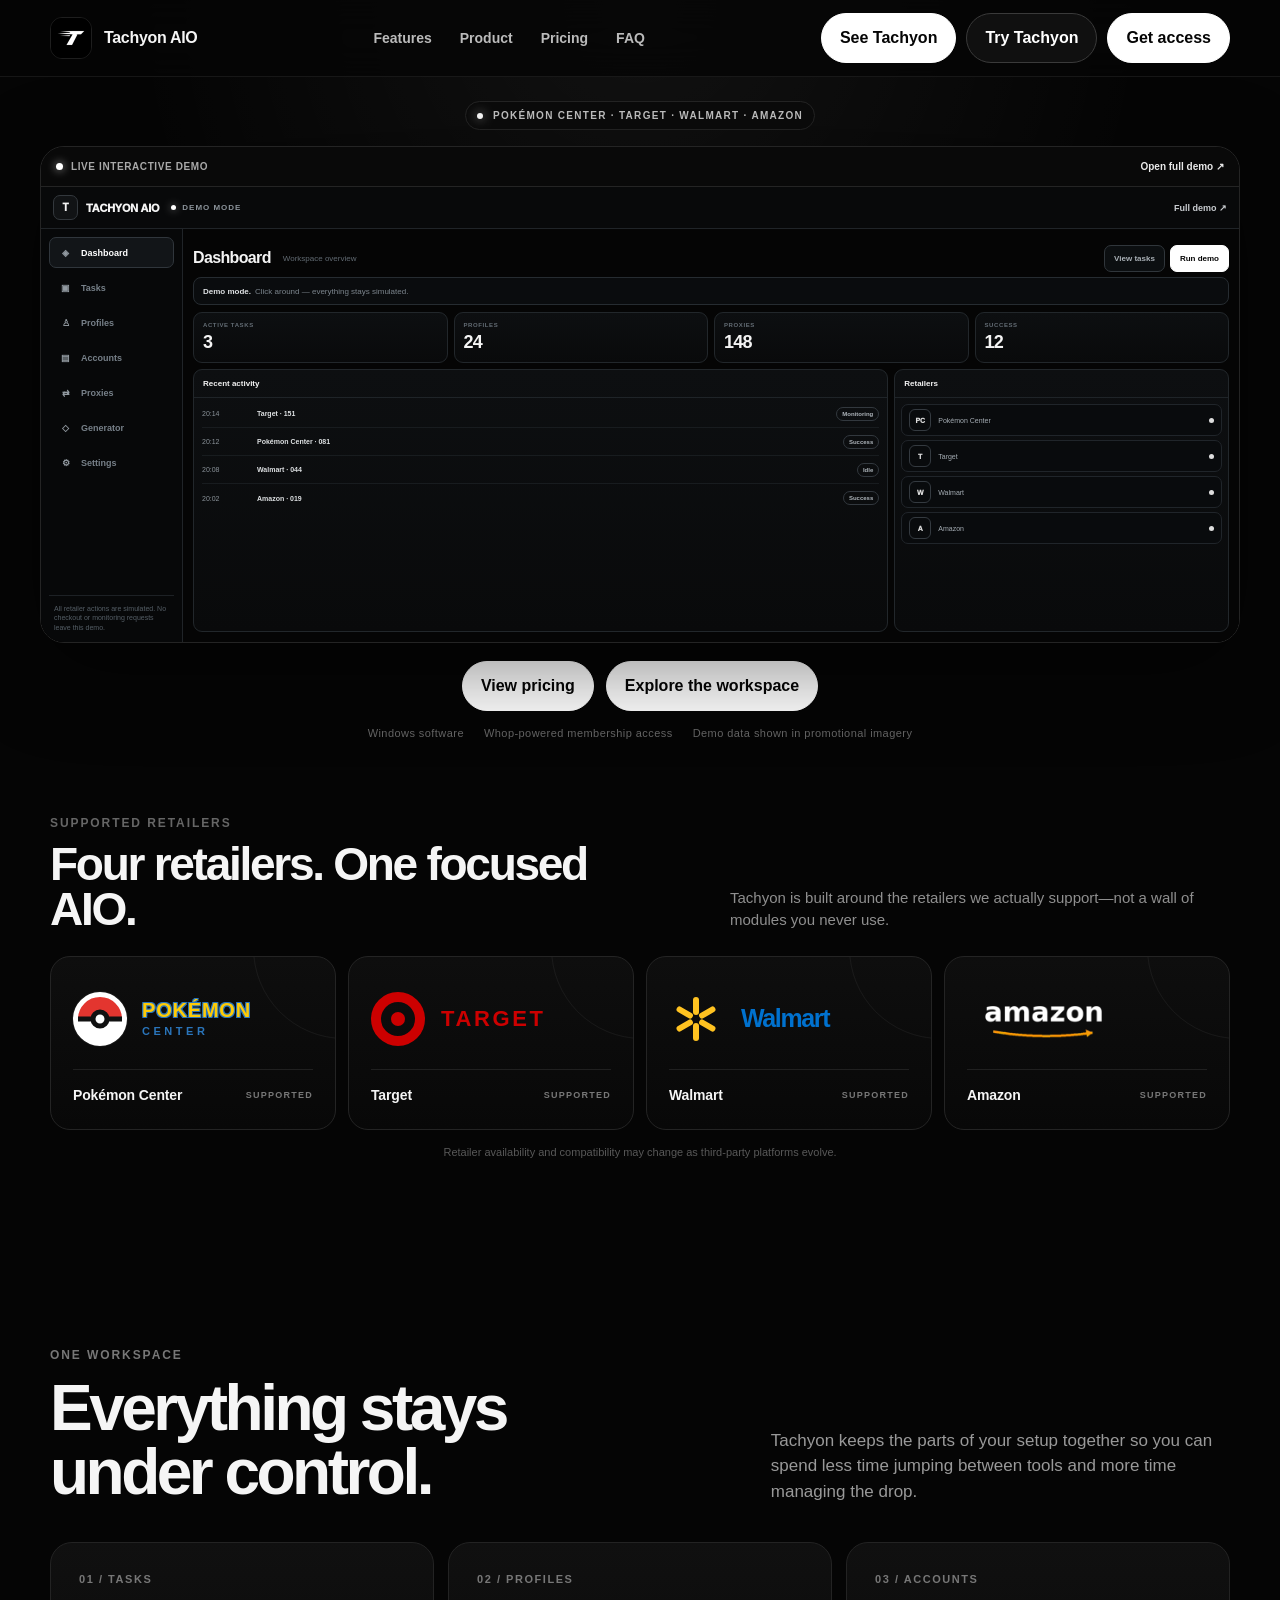
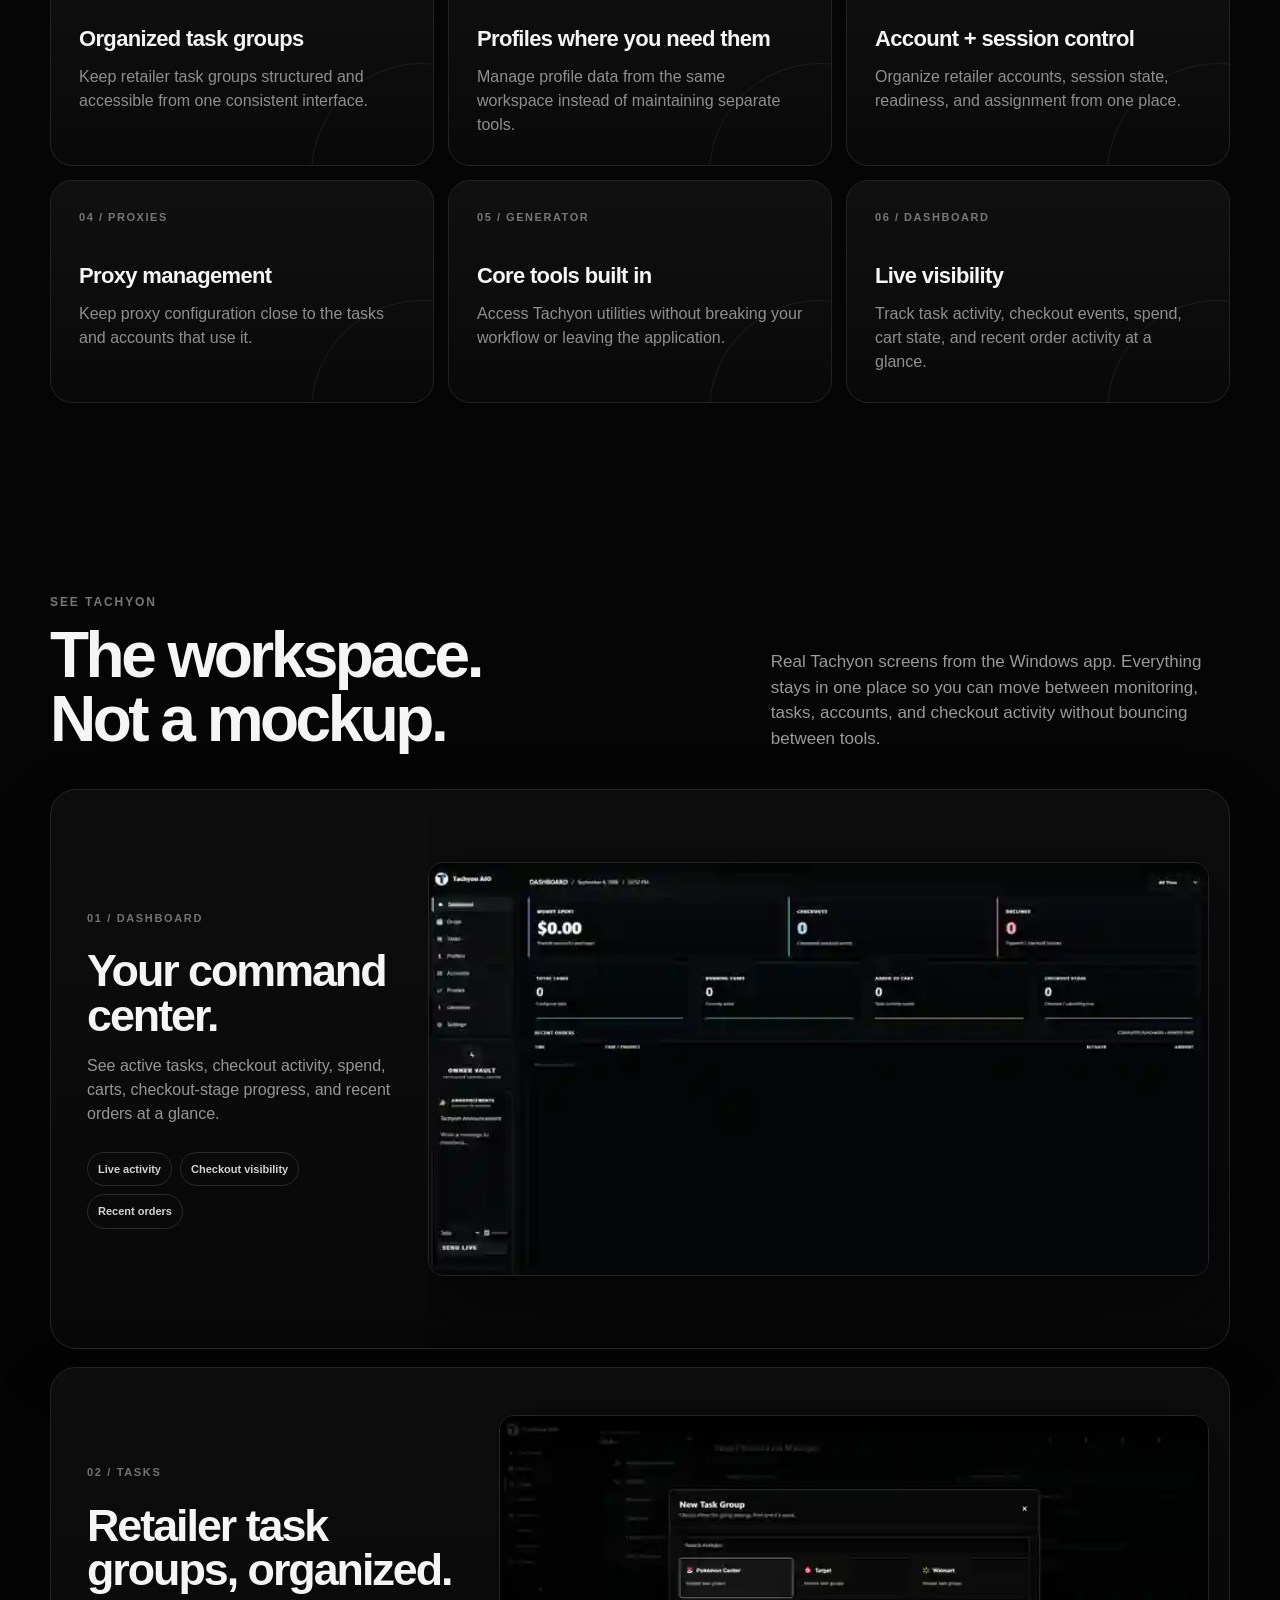
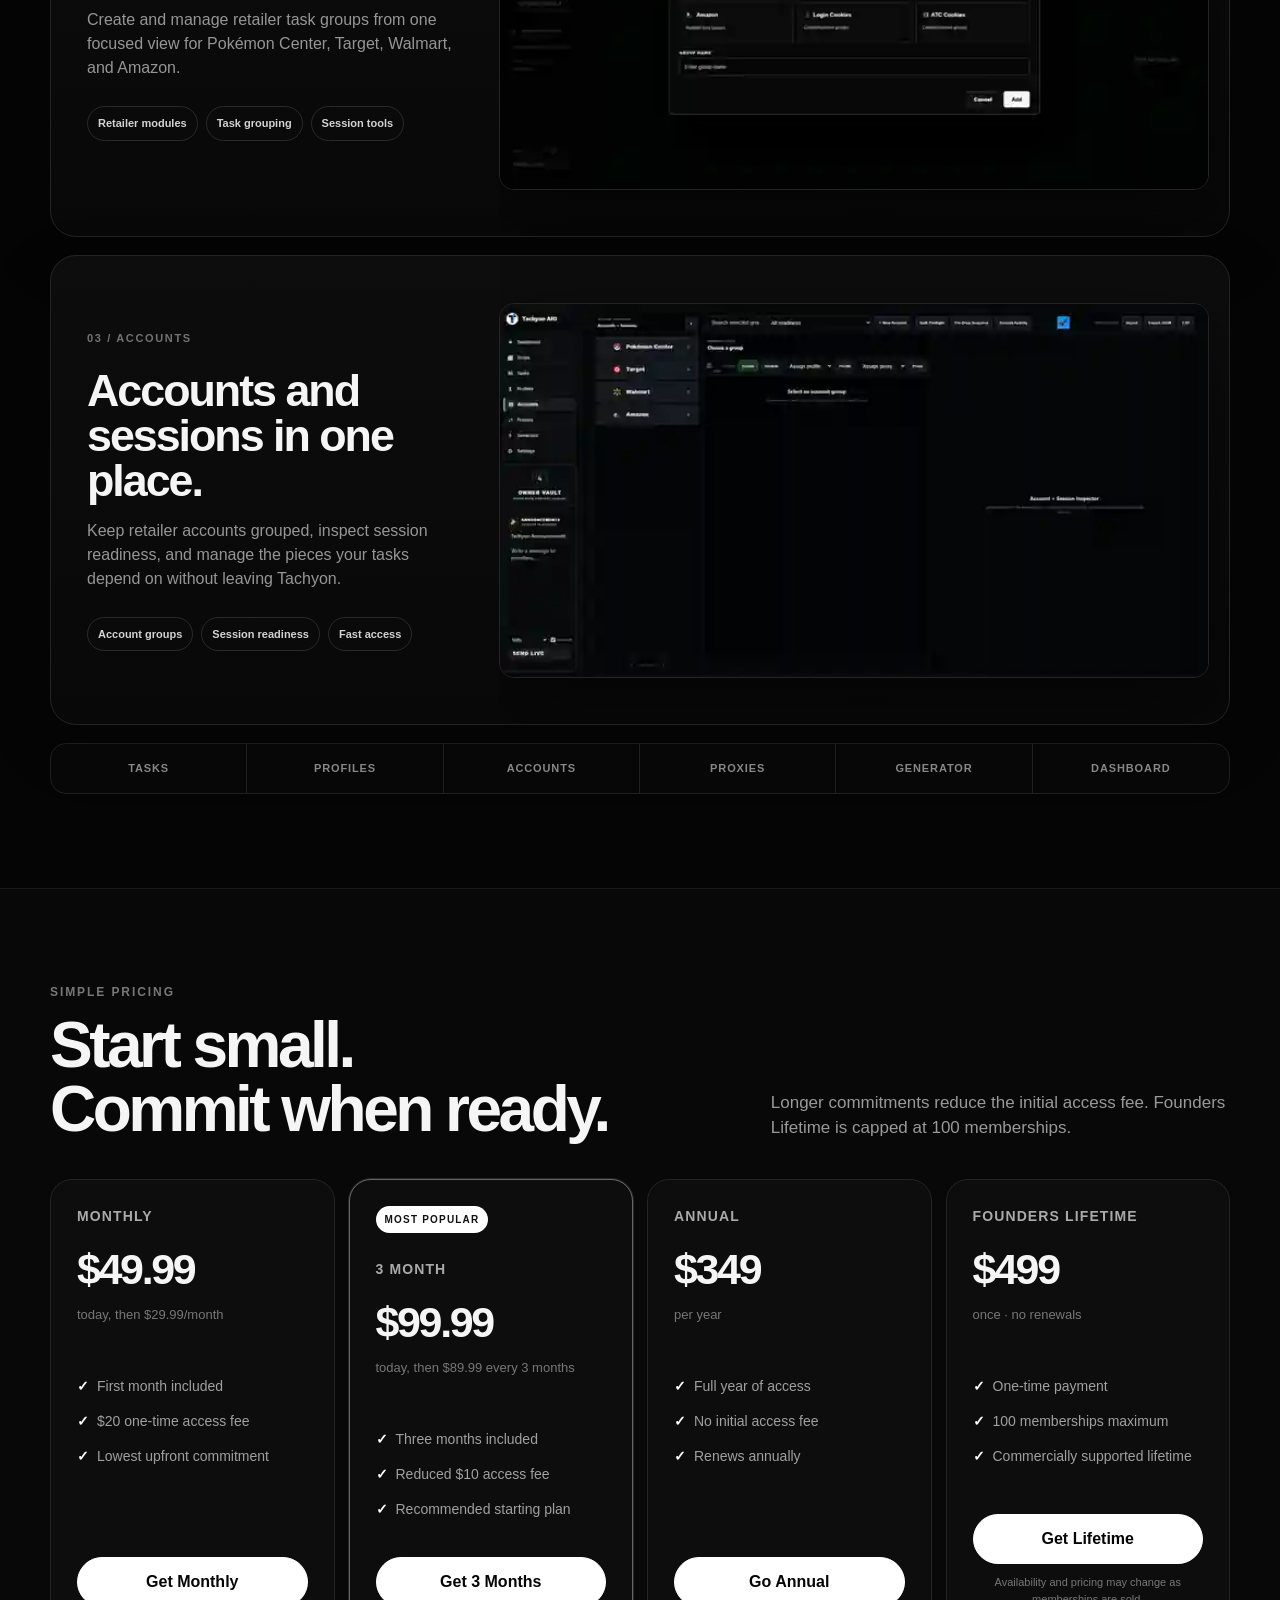
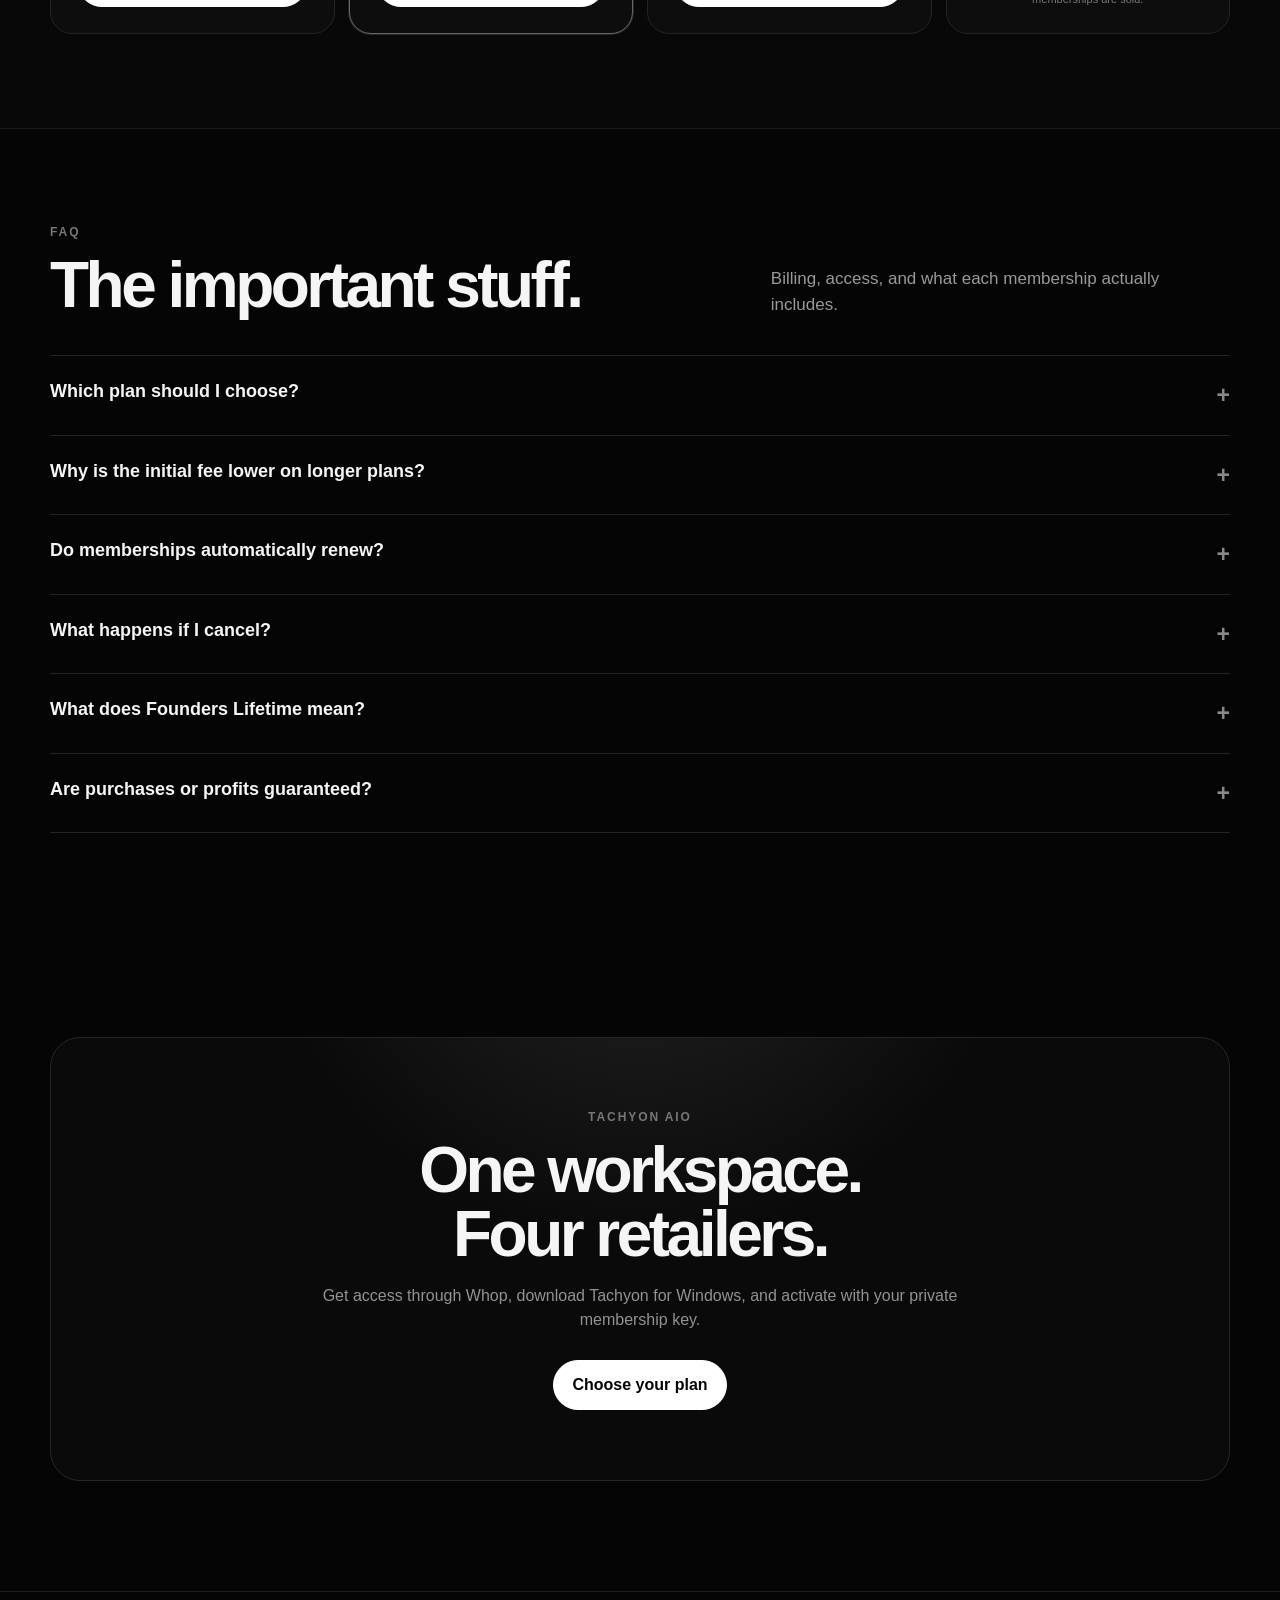
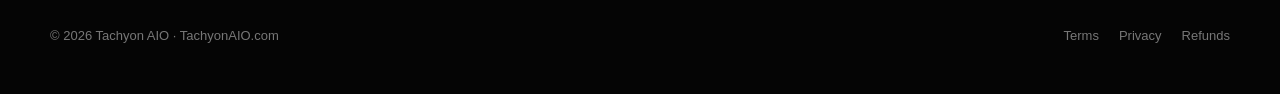
<file: index.html>
<!doctype html>
<html lang="en">
<head>
<meta charset="utf-8"><meta name="viewport" content="width=device-width,initial-scale=1,viewport-fit=cover"><meta name="theme-color" content="#050505">
<title>Tachyon AIO — Built for the Drop</title><!-- Tachyon Website V17: production-hardened self-contained frontend -->
<meta name="description" content="Focused automation for Pokémon Center, Target, Walmart, and Amazon. Tasks, profiles, accounts, proxies, and checkout tools in one Windows workspace.">
<link rel="canonical" href="https://tachyonaio.com/"><meta property="og:type" content="website"><meta property="og:title" content="Tachyon AIO — Built for the Drop"><meta property="og:description" content="One focused Windows workspace for Pokémon Center, Target, Walmart, and Amazon."><meta property="og:url" content="https://tachyonaio.com/"><meta property="og:image" content="https://tachyonaio.com/assets/hero.webp"><meta name="twitter:card" content="summary_large_image"><meta name="twitter:title" content="Tachyon AIO — Built for the Drop"><meta name="twitter:description" content="One focused Windows workspace for Pokémon Center, Target, Walmart, and Amazon."><meta name="twitter:image" content="https://tachyonaio.com/assets/hero.webp">
<link rel="icon" type="image/png" sizes="32x32" href="assets/favicon-32.png"><link rel="apple-touch-icon" href="assets/apple-touch-icon.png"><link rel="manifest" href="site.webmanifest"><style>:root{
  --bg:#050505;
  --surface:#0b0b0b;
  --surface2:#111;
  --line:#242424;
  --text:#f5f5f5;
  --muted:#a7a7a7;
  --soft:#707070;
  --white:#fff;
  --radius:22px;
  --shadow:0 24px 90px rgba(0,0,0,.48);
}
*{box-sizing:border-box}
html{scroll-behavior:smooth;background:var(--bg)}
body{margin:0;background:
 radial-gradient(circle at 50% 0%,rgba(255,255,255,.055),transparent 32rem),
 var(--bg);color:var(--text);font-family:Inter,ui-sans-serif,-apple-system,BlinkMacSystemFont,"Segoe UI",Arial,sans-serif;line-height:1.5}
a{color:inherit;text-decoration:none}
button{font:inherit}
.container{width:min(1180px,calc(100% - 40px));margin:0 auto}
.nav{position:sticky;top:0;z-index:50;background:rgba(5,5,5,.82);backdrop-filter:blur(18px);border-bottom:1px solid rgba(255,255,255,.07)}
.nav-inner{height:76px;display:flex;align-items:center;justify-content:space-between;gap:22px}
.brand{display:flex;align-items:center;gap:12px;font-weight:800;letter-spacing:-.02em}
.brand img{width:42px;height:42px;border-radius:12px;object-fit:cover;border:1px solid #1e1e1e}
.nav-links{display:flex;align-items:center;gap:28px;color:#bbb;font-size:14px;font-weight:650}
.nav-links a:hover{color:#fff}
.nav-actions{display:flex;gap:10px;align-items:center}
.btn{border:1px solid #303030;background:#101010;color:#fff;padding:12px 18px;border-radius:999px;font-weight:750;display:inline-flex;align-items:center;justify-content:center;gap:9px;transition:.2s ease;cursor:pointer}
.btn:hover{transform:translateY(-1px);border-color:#555;background:#151515}
.btn.primary{background:#fff;color:#050505;border-color:#fff}
.btn.primary:hover{background:#e7e7e7}
.hero{padding:92px 0 52px;text-align:center;overflow:hidden}
.eyebrow{display:inline-flex;align-items:center;gap:10px;border:1px solid #252525;border-radius:999px;padding:8px 13px;color:#c4c4c4;background:#0b0b0b;font-size:12px;font-weight:800;letter-spacing:.13em;text-transform:uppercase}
.eyebrow i{width:6px;height:6px;background:#fff;border-radius:50%;box-shadow:0 0 12px rgba(255,255,255,.7)}
h1{font-size:clamp(52px,8vw,98px);line-height:.92;letter-spacing:-.065em;margin:26px auto 22px;max-width:1050px}
.hero p{max-width:760px;margin:0 auto;color:#aaa;font-size:clamp(17px,2vw,21px)}
.hero-actions{display:flex;justify-content:center;gap:12px;flex-wrap:wrap;margin:32px 0 44px}
.hero-visual{position:relative;margin:0 auto;width:min(1200px,calc(100% - 16px));border:1px solid #242424;border-radius:28px;overflow:hidden;background:#090909;box-shadow:var(--shadow)}
.hero-visual:before{content:"";position:absolute;inset:0;z-index:1;box-shadow:inset 0 0 0 1px rgba(255,255,255,.03),inset 0 -80px 140px rgba(0,0,0,.28);pointer-events:none}
.hero-visual img{display:block;width:100%;height:auto}
.supported{padding:30px 0 88px}
.supported-label{text-align:center;color:#666;font-size:12px;text-transform:uppercase;letter-spacing:.16em;font-weight:800;margin-bottom:22px}
.retailers{display:grid;grid-template-columns:repeat(4,1fr);border:1px solid #222;border-radius:18px;overflow:hidden;background:#090909}
.retailer{padding:24px 16px;text-align:center;font-weight:850;letter-spacing:.04em;border-right:1px solid #222}
.retailer:last-child{border:0}
.section{padding:94px 0}
.section-head{display:grid;grid-template-columns:1.2fr .8fr;gap:32px;align-items:end;margin-bottom:38px}
.kicker{font-size:12px;text-transform:uppercase;letter-spacing:.16em;color:#777;font-weight:800;margin-bottom:12px}
h2{font-size:clamp(38px,5vw,68px);line-height:1;letter-spacing:-.055em;margin:0}
.section-head p{margin:0;color:#999;font-size:17px;max-width:520px;justify-self:end}
.feature-grid{display:grid;grid-template-columns:repeat(3,1fr);gap:14px}
.card{background:linear-gradient(180deg,#101010,#090909);border:1px solid #232323;border-radius:var(--radius);padding:28px;min-height:220px;position:relative;overflow:hidden}
.card:after{content:"";position:absolute;right:-100px;bottom:-120px;width:220px;height:220px;border:1px solid rgba(255,255,255,.07);border-radius:50%}
.num{font-size:11px;color:#777;letter-spacing:.14em;font-weight:850}
.card h3{font-size:22px;letter-spacing:-.03em;margin:34px 0 10px}
.card p{color:#8f8f8f;margin:0}
.showcase{display:grid;grid-template-columns:1fr 1fr;gap:18px}
.shot{border:1px solid #232323;background:#080808;border-radius:22px;overflow:hidden}
.shot img{display:block;width:100%;aspect-ratio:16/10;object-fit:cover;object-position:top}
.shot-copy{padding:22px 24px}
.shot-copy strong{display:block;font-size:18px;margin-bottom:6px}
.shot-copy span{color:#888;font-size:14px}
.dashboard-wide{grid-column:1/-1}
.dashboard-wide img{aspect-ratio:16/8.6}
.pricing{background:#080808;border-top:1px solid #1a1a1a;border-bottom:1px solid #1a1a1a}
.price-grid{display:grid;grid-template-columns:repeat(4,1fr);gap:14px}
.price-card{padding:26px;border:1px solid #242424;background:#0d0d0d;border-radius:22px;display:flex;flex-direction:column;min-height:390px}
.price-card.popular{border-color:#666;box-shadow:0 0 0 1px rgba(255,255,255,.12)}
.badge{font-size:10px;font-weight:900;letter-spacing:.12em;text-transform:uppercase;color:#111;background:#fff;padding:6px 9px;border-radius:999px;align-self:flex-start;margin-bottom:26px}
.price-name{font-size:14px;color:#aaa;font-weight:800;text-transform:uppercase;letter-spacing:.08em}
.price{font-size:43px;font-weight:900;letter-spacing:-.055em;margin:10px 0 4px}
.renew{color:#777;font-size:13px;min-height:40px}
.price-card ul{padding:0;margin:24px 0 30px;list-style:none;color:#a0a0a0;font-size:14px}
.price-card li{padding:7px 0}
.price-card li:before{content:"✓";color:#fff;margin-right:8px;font-weight:900}
.price-card .btn{margin-top:auto}
.faq-list{border-top:1px solid #242424}
details{border-bottom:1px solid #242424;padding:22px 0}
summary{cursor:pointer;font-weight:800;font-size:18px;list-style:none;display:flex;justify-content:space-between;gap:20px}
summary::-webkit-details-marker{display:none}
summary:after{content:"+";font-size:23px;color:#888}
details[open] summary:after{content:"−"}
details p{color:#8f8f8f;max-width:850px;margin:14px 0 0}
.cta{padding:110px 0}
.cta-box{border:1px solid #262626;border-radius:30px;background:
 radial-gradient(circle at 50% -40%,rgba(255,255,255,.11),transparent 45%),
 #0a0a0a;text-align:center;padding:70px 30px;overflow:hidden}
.cta-box h2{max-width:760px;margin:0 auto 18px}
.cta-box p{color:#929292;max-width:650px;margin:0 auto 28px}
.footer{border-top:1px solid #1d1d1d;padding:34px 0 48px;color:#777;font-size:13px}
.footer-row{display:flex;justify-content:space-between;gap:24px;align-items:center}
.footer-links{display:flex;gap:20px;flex-wrap:wrap}
.mobile-toggle{display:none;background:none;border:0;color:#fff;font-size:24px}
.mobile-menu{display:none;padding:0 20px 18px}
.mobile-menu a{display:block;padding:11px 0;color:#aaa;font-weight:700}
.mobile-menu.open{display:block}
.fade{opacity:0;transform:translateY(18px);transition:.65s ease}
.fade.in{opacity:1;transform:none}
@media(max-width:900px){
 .nav-links,.nav-actions .secondary{display:none}
 .mobile-toggle{display:block}
 .hero{padding-top:68px}
 .section-head{grid-template-columns:1fr}
 .section-head p{justify-self:start}
 .feature-grid{grid-template-columns:1fr}
 .showcase{grid-template-columns:1fr}
 .dashboard-wide{grid-column:auto}
 .price-grid{grid-template-columns:1fr 1fr}
 .retailers{grid-template-columns:1fr 1fr}
 .retailer:nth-child(2){border-right:0}
 .retailer:nth-child(-n+2){border-bottom:1px solid #222}
}
@media(max-width:580px){
 .container{width:min(100% - 28px,1180px)}
 .nav-inner{height:68px}
 .brand span{font-size:15px}
 .hero{padding:52px 0 34px}
 h1{font-size:52px}
 .hero p{font-size:16px}
 .hero-actions .btn{width:100%}
 .hero-visual{border-radius:18px}
 .supported{padding-bottom:58px}
 .section{padding:68px 0}
 .price-grid{grid-template-columns:1fr}
 .retailers{grid-template-columns:1fr}
 .retailer{border-right:0;border-bottom:1px solid #222}
 .retailer:last-child{border-bottom:0}
 .footer-row{align-items:flex-start;flex-direction:column}
 .cta{padding:70px 0}
 .cta-box{padding:48px 20px}
}


.hero-note{display:flex;justify-content:center;gap:20px;flex-wrap:wrap;color:#666;font-size:11px;margin-top:14px;letter-spacing:.04em}
.stock-note{font-size:11px;color:#777;margin-top:10px;text-align:center}
.toast{position:fixed;left:50%;bottom:28px;transform:translate(-50%,20px);background:#fff;color:#080808;border-radius:999px;padding:12px 18px;font-size:13px;font-weight:800;z-index:99;opacity:0;pointer-events:none;transition:.25s ease;box-shadow:0 12px 40px rgba(0,0,0,.4)}
.toast.show{opacity:1;transform:translate(-50%,0)}
.legal-page{padding:80px 0 120px}
.legal-wrap{max-width:850px}.legal-wrap h1{font-size:64px;margin:50px 0 20px;line-height:1}.legal-wrap h2{font-size:26px;letter-spacing:-.03em;margin-top:44px}.legal-wrap p,.legal-wrap li{color:#9b9b9b}.legal-wrap ul{padding-left:22px}.legal-back{display:inline-flex;margin-top:18px;color:#aaa;font-weight:700}.legal-back:hover{color:#fff}
.footer-links a:hover{color:#fff}
.price-card .btn{width:100%}
@media(prefers-reduced-motion:reduce){*{scroll-behavior:auto!important;animation:none!important;transition:none!important}.fade{opacity:1;transform:none}}
@media(max-width:580px){.eyebrow{font-size:10px;letter-spacing:.09em}.legal-wrap h1{font-size:48px}}

html,body{background-color:#050505!important;color:#f5f5f5!important}
.btn,.btn.primary{background:#fff!important;color:#050505!important;border-color:#fff!important}
.btn:hover,.btn.primary:hover{background:#e9e9e9!important;color:#050505!important}


/* V6 populated product showcase */
.product-showcase{padding-top:96px}
.product-stack{display:grid;gap:18px}
.product-panel{border:1px solid #242424;background:linear-gradient(180deg,#0d0d0d,#080808);border-radius:26px;overflow:hidden;display:grid;grid-template-columns:.38fr .62fr;min-height:470px;box-shadow:0 20px 60px rgba(0,0,0,.22)}
.product-panel-main{grid-template-columns:.32fr .68fr;min-height:560px}
.product-panel-split{grid-template-columns:.38fr .62fr}
.product-panel.reverse{grid-template-columns:.38fr .62fr}
.product-copy{padding:42px 36px;display:flex;flex-direction:column;justify-content:center;position:relative}
.product-index{font-size:11px;color:#737373;letter-spacing:.15em;font-weight:850;margin-bottom:22px}
.product-copy h3{font-size:clamp(30px,3.5vw,50px);line-height:1;letter-spacing:-.045em;margin:0 0 16px}
.product-copy p{color:#969696;margin:0;max-width:430px;font-size:16px}
.mini-points{display:flex;gap:8px;flex-wrap:wrap;margin-top:26px}
.mini-points span{font-size:11px;font-weight:800;color:#d3d3d3;border:1px solid #2a2a2a;background:#0a0a0a;border-radius:999px;padding:8px 10px}
.product-image-wrap{align-self:stretch;display:flex;align-items:center;justify-content:center;padding:20px 20px 20px 0;position:relative;overflow:hidden}
.product-image-wrap:before{content:"";position:absolute;inset:14% 8% 10% 10%;background:radial-gradient(circle,rgba(255,255,255,.055),transparent 65%);filter:blur(18px)}
.product-image-wrap picture{width:100%;position:relative;z-index:1}
.product-image-wrap img{width:100%;display:block;border-radius:15px;border:1px solid #242424;box-shadow:0 30px 90px rgba(0,0,0,.5)}
.product-panel-main .product-image-wrap img{max-height:520px;object-fit:cover;object-position:top}
.product-panel-split .product-image-wrap img{max-height:430px;object-fit:cover;object-position:top}
.product-footer-note{display:grid;grid-template-columns:repeat(6,1fr);margin-top:18px;border:1px solid #202020;border-radius:16px;overflow:hidden;background:#080808}
.product-footer-note span{text-align:center;padding:16px 8px;border-right:1px solid #202020;color:#878787;font-size:11px;font-weight:850;letter-spacing:.08em;text-transform:uppercase}
.product-footer-note span:last-child{border-right:0}
@media(max-width:900px){
 .product-panel,.product-panel-main,.product-panel-split,.product-panel.reverse{grid-template-columns:1fr;min-height:auto}
 .product-copy{padding:34px 28px 10px}
 .product-image-wrap{padding:24px 20px 22px}
 .product-footer-note{grid-template-columns:repeat(3,1fr)}
 .product-footer-note span:nth-child(3n){border-right:0}
 .product-footer-note span:nth-child(-n+3){border-bottom:1px solid #202020}
}
@media(max-width:580px){
 .product-showcase{padding-top:68px}
 .product-panel{border-radius:20px}
 .product-copy{padding:28px 22px 8px}
 .product-copy h3{font-size:34px}
 .product-copy p{font-size:15px}
 .product-image-wrap{padding:20px 14px 16px}
 .product-image-wrap img{border-radius:10px}
 .product-footer-note{grid-template-columns:repeat(2,1fr)}
 .product-footer-note span{border-bottom:1px solid #202020}
 .product-footer-note span:nth-child(2n){border-right:0}
 .product-footer-note span:nth-last-child(-n+2){border-bottom:0}
}

/* V9: CSS-only retailer brand marks. No SVG/image dependencies. */
.supported{padding:42px 0 92px}
.supported-head{display:grid;grid-template-columns:1.1fr .9fr;gap:34px;align-items:end;margin-bottom:24px}
.supported-head .supported-label{text-align:left;margin:0 0 10px;color:#666}
.supported-head h3{font-size:clamp(30px,3.6vw,48px);line-height:.98;letter-spacing:-.05em;margin:0}
.supported-head p{margin:0;color:#8f8f8f;max-width:500px;justify-self:end;font-size:15px}
.retailer-grid{display:grid;grid-template-columns:repeat(4,1fr);gap:12px;border:0;border-radius:0;overflow:visible;background:transparent}
.retailer-card{min-height:174px;border:1px solid #242424;border-radius:20px;background:linear-gradient(180deg,#0e0e0e,#080808);padding:23px 22px;display:flex;flex-direction:column;justify-content:space-between;position:relative;overflow:hidden;transition:.22s ease}
.retailer-card:before{content:"";position:absolute;width:180px;height:180px;border:1px solid rgba(255,255,255,.055);border-radius:50%;right:-100px;top:-100px;transition:.22s ease}
.retailer-card:hover{transform:translateY(-3px);border-color:#444;background:linear-gradient(180deg,#111,#090909)}
.retailer-card:hover:before{transform:scale(1.12);border-color:rgba(255,255,255,.10)}
.brand-mark{height:78px;display:flex;align-items:center;color:#f7f7f7;position:relative;z-index:1}
.retailer-meta{display:flex;justify-content:space-between;align-items:center;gap:15px;border-top:1px solid #202020;padding-top:15px;position:relative;z-index:1}
.retailer-meta strong{font-size:14px;letter-spacing:-.01em}
.retailer-meta span{font-size:9px;color:#777;text-transform:uppercase;letter-spacing:.14em;font-weight:900}
.retailer-footnote{text-align:center;color:#585858;font-size:11px;margin-top:14px}

/* Pokémon Center */
.pokemon-mark{gap:15px}
.pokeball{width:54px;height:54px;border:5px solid currentColor;border-radius:50%;position:relative;flex:0 0 auto}
.pokeball:before{content:"";position:absolute;left:0;right:0;top:50%;height:5px;background:currentColor;transform:translateY(-50%)}
.pokeball i{position:absolute;width:19px;height:19px;border:5px solid currentColor;background:#090909;border-radius:50%;left:50%;top:50%;transform:translate(-50%,-50%);z-index:2}
.pokemon-word{display:flex;flex-direction:column;line-height:.85}
.pokemon-word b{font-size:20px;letter-spacing:.04em}
.pokemon-word small{font-size:11px;letter-spacing:.32em;margin-top:8px;font-weight:900}

/* Target */
.target-mark{gap:16px}
.target-mark b{font-size:22px;letter-spacing:.12em}
.target-bullseye{width:54px;height:54px;border:10px solid currentColor;border-radius:50%;position:relative;flex:0 0 auto}
.target-bullseye:after{content:"";position:absolute;width:14px;height:14px;background:currentColor;border-radius:50%;left:50%;top:50%;transform:translate(-50%,-50%)}

/* Walmart */
.walmart-mark{gap:18px}
.walmart-mark b{font-size:25px;letter-spacing:-.055em}
.spark{width:54px;height:54px;position:relative;display:block;flex:0 0 auto}
.spark i{position:absolute;left:24px;top:5px;width:6px;height:18px;background:currentColor;border-radius:999px;transform-origin:3px 22px}
.spark i:nth-child(1){transform:rotate(0deg)}
.spark i:nth-child(2){transform:rotate(60deg)}
.spark i:nth-child(3){transform:rotate(120deg)}
.spark i:nth-child(4){transform:rotate(180deg)}
.spark i:nth-child(5){transform:rotate(240deg)}
.spark i:nth-child(6){transform:rotate(300deg)}

/* Amazon */
.amazon-mark{display:block;padding-top:7px}
.amazon-mark b{font-size:34px;letter-spacing:-.06em;font-weight:800;display:inline-block}
.amazon-smile{display:block;width:115px;height:22px;border-bottom:4px solid currentColor;border-radius:0 0 60% 60%;margin:0 0 0 16px;transform:skewX(-8deg);position:relative}
.amazon-smile:after{content:"";position:absolute;right:-1px;bottom:-6px;border-left:8px solid currentColor;border-top:5px solid transparent;border-bottom:5px solid transparent;transform:rotate(15deg)}

@media(max-width:900px){
  .supported-head{grid-template-columns:1fr;align-items:start}
  .supported-head p{justify-self:start}
  .retailer-grid{grid-template-columns:1fr 1fr}
}
@media(max-width:580px){
  .retailer-grid{grid-template-columns:1fr}
  .retailer-card{min-height:150px}
}

/* V10 — retailer brand colors on an otherwise monochrome site */

/* Pokémon Center */
.pokemon-mark{
  color:#ffffff;
}
.pokeball{
  border-color:#ffffff;
  background:linear-gradient(to bottom,#e3352f 0 46%,#111111 46% 54%,#ffffff 54% 100%);
  box-shadow:0 0 0 1px rgba(255,255,255,.05);
}
.pokeball:before{
  background:#111111;
}
.pokeball i{
  border-color:#111111;
  background:#ffffff;
  box-shadow:0 0 0 4px #ffffff inset;
}
.pokemon-word b{
  color:#ffcb05;
  -webkit-text-stroke:1.4px #2a75bb;
  paint-order:stroke fill;
  text-shadow:
    -1px -1px 0 #2a75bb,
     1px -1px 0 #2a75bb,
    -1px  1px 0 #2a75bb,
     1px  1px 0 #2a75bb;
}
.pokemon-word small{
  color:#2a75bb;
}

/* Target */
.target-mark{
  color:#cc0000;
}
.target-mark b{
  color:#cc0000;
}
.target-bullseye{
  border-color:#cc0000;
}
.target-bullseye:after{
  background:#cc0000;
}

/* Walmart */
.walmart-mark{
  color:#0071ce;
}
.walmart-mark b{
  color:#0071ce;
}
.spark i{
  background:#ffc220;
}

/* Amazon — white wordmark for dark background, orange a-to-z smile */
.amazon-mark{
  position:relative;
  display:inline-block;
  width:max-content;
  padding:3px 0 20px 0;
  color:#ffffff;
}
.amazon-mark b{
  position:relative;
  z-index:2;
  color:#ffffff;
  font-size:34px;
  letter-spacing:-.06em;
  font-weight:800;
  display:inline-block;
}
.amazon-smile{
  position:absolute;
  left:16px;                 /* begins beneath the first 'a' */
  right:7px;                 /* ends beneath the 'z' */
  bottom:2px;
  height:24px;
  width:auto;
  margin:0;
  border:0;
  border-bottom:4px solid #ff9900;
  border-radius:0 0 62% 62%;
  transform:skewX(-7deg);
}
.amazon-smile:after{
  content:"";
  position:absolute;
  right:-1px;
  bottom:-6px;
  width:0;
  height:0;
  border-left:9px solid #ff9900;
  border-top:6px solid transparent;
  border-bottom:6px solid transparent;
  transform:rotate(14deg);
  transform-origin:center;
}

/* Keep the cards themselves monochrome */
.retailer-card{
  background:linear-gradient(180deg,#0e0e0e,#080808);
}
.retailer-card:hover{
  background:linear-gradient(180deg,#111111,#090909);
}

/* V11 — corrected Amazon a-to-z arrow: straight, clean, no foldback */
.amazon-mark{
  position:relative;
  display:inline-block;
  width:max-content;
  padding:3px 0 18px 0;
  color:#ffffff;
}
.amazon-mark b{
  position:relative;
  z-index:2;
  color:#ffffff;
  font-size:34px;
  letter-spacing:-.06em;
  font-weight:800;
  display:inline-block;
}
.amazon-smile{
  position:absolute;
  left:16px;
  right:10px;
  bottom:5px;
  height:0;
  width:auto;
  margin:0;
  border:0;
  border-bottom:4px solid #ff9900;
  border-radius:0;
  transform:none;
}
.amazon-smile:after{
  content:"";
  position:absolute;
  right:-2px;
  top:-6px;
  width:0;
  height:0;
  border-left:10px solid #ff9900;
  border-top:6px solid transparent;
  border-bottom:6px solid transparent;
  transform:none;
}

/* V12 — Amazon-style curved a-to-z smile arrow */
.amazon-mark{
  position:relative;
  display:inline-block;
  width:max-content;
  padding:3px 0 24px 0;
  color:#ffffff;
}
.amazon-mark b{
  position:relative;
  z-index:2;
  color:#ffffff;
  font-size:34px;
  letter-spacing:-.06em;
  font-weight:800;
  display:inline-block;
}
.amazon-smile{
  position:absolute;
  left:15px;          /* starts beneath the first "a" */
  right:7px;          /* ends beneath the "z" */
  bottom:1px;
  height:30px;
  width:auto;
  margin:0;
  border:0;
  border-bottom:4px solid #ff9900;
  border-radius:0 0 58% 58%;
  transform:scaleY(.55);
  transform-origin:center bottom;
}
.amazon-smile:after{
  content:"";
  position:absolute;
  right:-3px;
  bottom:-7px;
  width:0;
  height:0;
  border-left:10px solid #ff9900;
  border-top:6px solid transparent;
  border-bottom:6px solid transparent;
  transform:rotate(18deg) scaleY(1.8);
  transform-origin:center;
}

/* V13 — fixed Amazon logo uses a stable local PNG instead of CSS arrow geometry */
.amazon-image-mark{
  display:flex;
  align-items:center;
  height:78px;
  width:100%;
}
.amazon-image-mark img{
  display:block;
  width:190px;
  max-width:100%;
  height:auto;
  object-fit:contain;
  object-position:left center;
}
</style>
<script type="application/ld+json">{"@context":"https://schema.org","@type":"SoftwareApplication","name":"Tachyon AIO","applicationCategory":"BusinessApplication","operatingSystem":"Windows","url":"https://tachyonaio.com/","description":"Focused automation workspace for Pokémon Center, Target, Walmart, and Amazon."}</script>
<style>.fade{opacity:1!important;transform:none!important;visibility:visible!important}
.hero-visual img{image-rendering:auto;-webkit-font-smoothing:antialiased;transform:translateZ(0);backface-visibility:hidden}
</style><style id="tachyon-mobile-nav-fix">
@media(max-width:580px){
  .nav .nav-inner{gap:8px!important}
  .nav .nav-actions{gap:6px!important}
  .nav .nav-actions .tachyon-demo-cta,
  .nav .nav-actions .btn.primary{
    width:auto!important;min-width:0!important;min-height:0!important;
    padding:8px 11px!important;font-size:11px!important;line-height:1.1!important;
    white-space:nowrap!important;border-radius:999px!important;
  }
  .nav .mobile-toggle{font-size:22px!important;padding:4px!important;line-height:1!important}
}
</style><style id="tachyon-hero-order-fix">
/* Product-first hero: retailer pill -> interactive app -> CTAs. */
.hero{padding:24px 0 30px!important}
.hero .eyebrow{padding:6px 11px!important;font-size:10px!important;margin-bottom:0!important}
.hero .hero-visual{margin-top:16px!important}
.hero .hero-actions{margin:18px 0 6px!important}
.tachyon-demo-shell{border-radius:24px!important;background:#050505!important;overflow:hidden!important;box-shadow:0 24px 90px rgba(0,0,0,.48)!important;text-align:left!important}
.tachyon-demo-shell:before{display:none!important}
.tachyon-demo-caption{height:40px;display:flex;align-items:center;justify-content:space-between;gap:14px;padding:0 15px;border-bottom:1px solid #242424;background:#090909;color:#a9a9a9;font-size:10px;font-weight:800;letter-spacing:.06em;text-transform:uppercase}
.tachyon-demo-caption span{display:flex;align-items:center;gap:8px}
.tachyon-demo-caption i{width:7px;height:7px;border-radius:50%;background:#fff;box-shadow:0 0 10px rgba(255,255,255,.7)}
.tachyon-demo-caption a{color:#e9e9e9;text-transform:none;letter-spacing:0;font-size:10px}
.tachyon-demo-caption a:hover{color:#fff}
.tachyon-demo-frame{display:block;width:100%;height:620px;border:0;background:#050505}
@media(max-width:900px){
  .hero{padding:18px 0 28px!important}
  .hero .hero-visual{margin-top:14px!important}
  .tachyon-demo-frame{height:560px}
}
@media(max-width:580px){
  .hero{padding:14px 0 24px!important}
  .hero .eyebrow{font-size:9px!important;padding:5px 9px!important;letter-spacing:.07em!important}
  .hero .hero-visual{margin-top:12px!important;width:calc(100% + 4px)!important;max-width:none!important}
  .hero .hero-actions{margin:16px 0 5px!important}
  .tachyon-demo-shell{border-radius:16px!important}
  .tachyon-demo-caption{height:36px;padding:0 10px;font-size:8px;letter-spacing:.04em}
  .tachyon-demo-caption a{font-size:8px}
  .tachyon-demo-frame{height:500px}
}
</style><style id="tachyon-compact-demo-fit">
/* Desktop = compact sidebar app. Mobile = dedicated Tasks-first preview. Both fit without internal vertical scrolling. */
.tachyon-demo-frame{height:455px!important;overflow:hidden!important}
@media(max-width:900px){.tachyon-demo-frame{height:430px!important}}
@media(max-width:620px){
  .tachyon-demo-frame{height:405px!important}
  .tachyon-demo-caption{height:32px!important}
}
</style></head><body>
<header class="nav"><div class="container nav-inner"><a class="brand" href="#"><img src="[data-uri]" alt="Tachyon logo"><span>Tachyon AIO</span></a><nav class="nav-links"><a href="#features">Features</a><a href="#product">Product</a><a href="#pricing">Pricing</a><a href="#faq">FAQ</a></nav><div class="nav-actions"><a class="btn secondary" href="#product">See Tachyon</a><a class="btn tachyon-demo-cta" href="/demo/" style="background:#101010!important;color:#fff!important;border-color:#3a3a3a!important">Try Tachyon</a><a class="btn primary" href="#pricing">Get access</a><button class="mobile-toggle" aria-label="Open menu">☰</button></div></div><nav class="mobile-menu"><a href="#features">Features</a><a href="#product">Product</a><a href="#pricing">Pricing</a><a href="#faq">FAQ</a></nav></header>
<main>
<section class="hero"><div class="container"><span class="eyebrow"><i></i> Pokémon Center · Target · Walmart · Amazon</span></div><div class="hero-visual fade tachyon-demo-shell">
  <div class="tachyon-demo-caption">
    <span><i></i> Live interactive demo</span>
    <a href="/demo/">Open full demo ↗</a>
  </div>
  <iframe class="tachyon-demo-frame" src="/demo/embed.html" title="Interactive Tachyon AIO demo" loading="eager" referrerpolicy="same-origin"></iframe>
</div>
<div class="hero-actions"><a class="btn primary" href="#pricing">View pricing</a><a class="btn" href="#product">Explore the workspace</a></div><div class="hero-note"><span>Windows software</span><span>Whop-powered membership access</span><span>Demo data shown in promotional imagery</span></div></section>
<section class="supported" id="supported">
  <div class="container">
    <div class="supported-head">
      <div>
        <div class="supported-label">SUPPORTED RETAILERS</div>
        <h3>Four retailers. One focused AIO.</h3>
      </div>
      <p>Tachyon is built around the retailers we actually support—not a wall of modules you never use.</p>
    </div>

    <div class="retailers retailer-grid">
      <article class="retailer-card">
        <div class="brand-mark pokemon-mark" aria-hidden="true">
          <span class="pokeball"><i></i></span>
          <span class="pokemon-word"><b>POKÉMON</b><small>CENTER</small></span>
        </div>
        <div class="retailer-meta"><strong>Pokémon Center</strong><span>Supported</span></div>
      </article>

      <article class="retailer-card">
        <div class="brand-mark target-mark" aria-hidden="true">
          <span class="target-bullseye"><i></i></span>
          <b>TARGET</b>
        </div>
        <div class="retailer-meta"><strong>Target</strong><span>Supported</span></div>
      </article>

      <article class="retailer-card">
        <div class="brand-mark walmart-mark" aria-hidden="true">
          <span class="spark"><i></i><i></i><i></i><i></i><i></i><i></i></span>
          <b>Walmart</b>
        </div>
        <div class="retailer-meta"><strong>Walmart</strong><span>Supported</span></div>
      </article>

      <article class="retailer-card">
        <div class="brand-mark amazon-image-mark" aria-hidden="true">
          <img src="[data-uri]" alt="">
        </div>
        <div class="retailer-meta"><strong>Amazon</strong><span>Supported</span></div>
      </article>
    </div>

    <div class="retailer-footnote">Retailer availability and compatibility may change as third-party platforms evolve.</div>
  </div>
</section>
<section class="section" id="features"><div class="container"><div class="section-head"><div><div class="kicker">One workspace</div><h2>Everything stays<br>under control.</h2></div><p>Tachyon keeps the parts of your setup together so you can spend less time jumping between tools and more time managing the drop.</p></div><div class="feature-grid"><article class="card fade"><div class="num">01 / TASKS</div><h3>Organized task groups</h3><p>Keep retailer task groups structured and accessible from one consistent interface.</p></article><article class="card fade"><div class="num">02 / PROFILES</div><h3>Profiles where you need them</h3><p>Manage profile data from the same workspace instead of maintaining separate tools.</p></article><article class="card fade"><div class="num">03 / ACCOUNTS</div><h3>Account + session control</h3><p>Organize retailer accounts, session state, readiness, and assignment from one place.</p></article><article class="card fade"><div class="num">04 / PROXIES</div><h3>Proxy management</h3><p>Keep proxy configuration close to the tasks and accounts that use it.</p></article><article class="card fade"><div class="num">05 / GENERATOR</div><h3>Core tools built in</h3><p>Access Tachyon utilities without breaking your workflow or leaving the application.</p></article><article class="card fade"><div class="num">06 / DASHBOARD</div><h3>Live visibility</h3><p>Track task activity, checkout events, spend, cart state, and recent order activity at a glance.</p></article></div></div></section>
<section class="section product-showcase" id="product">
  <div class="container">
    <div class="section-head">
      <div>
        <div class="kicker">See Tachyon</div>
        <h2>The workspace.<br>Not a mockup.</h2>
      </div>
      <p>Real Tachyon screens from the Windows app. Everything stays in one place so you can move between monitoring, tasks, accounts, and checkout activity without bouncing between tools.</p>
    </div>

    <div class="product-stack">
      <article class="product-panel product-panel-main">
        <div class="product-copy">
          <div class="product-index">01 / DASHBOARD</div>
          <h3>Your command center.</h3>
          <p>See active tasks, checkout activity, spend, carts, checkout-stage progress, and recent orders at a glance.</p>
          <div class="mini-points"><span>Live activity</span><span>Checkout visibility</span><span>Recent orders</span></div>
        </div>
        <div class="product-image-wrap">
          <picture><source srcset="[data-uri]" type="image/webp"><img src="[data-uri]" alt="Tachyon AIO Dashboard" loading="eager"></picture>
        </div>
      </article>

      <article class="product-panel product-panel-split">
        <div class="product-copy">
          <div class="product-index">02 / TASKS</div>
          <h3>Retailer task groups, organized.</h3>
          <p>Create and manage retailer task groups from one focused view for Pokémon Center, Target, Walmart, and Amazon.</p>
          <div class="mini-points"><span>Retailer modules</span><span>Task grouping</span><span>Session tools</span></div>
        </div>
        <div class="product-image-wrap">
          <picture><source srcset="[data-uri]" type="image/webp"><img src="[data-uri]" alt="Tachyon AIO Tasks" loading="eager"></picture>
        </div>
      </article>

      <article class="product-panel product-panel-split reverse">
        <div class="product-copy">
          <div class="product-index">03 / ACCOUNTS</div>
          <h3>Accounts and sessions in one place.</h3>
          <p>Keep retailer accounts grouped, inspect session readiness, and manage the pieces your tasks depend on without leaving Tachyon.</p>
          <div class="mini-points"><span>Account groups</span><span>Session readiness</span><span>Fast access</span></div>
        </div>
        <div class="product-image-wrap">
          <picture><source srcset="[data-uri]" type="image/webp"><img src="[data-uri]" alt="Tachyon AIO Accounts" loading="eager"></picture>
        </div>
      </article>
    </div>

    <div class="product-footer-note">
      <span>Tasks</span><span>Profiles</span><span>Accounts</span><span>Proxies</span><span>Generator</span><span>Dashboard</span>
    </div>
  </div>
</section>
<section class="section pricing" id="pricing"><div class="container"><div class="section-head"><div><div class="kicker">Simple pricing</div><h2>Start small.<br>Commit when ready.</h2></div><p>Longer commitments reduce the initial access fee. Founders Lifetime is capped at 100 memberships.</p></div><div class="price-grid"><article class="price-card fade"><div class="price-name">Monthly</div><div class="price">$49.99</div><div class="renew">today, then $29.99/month</div><ul><li>First month included</li><li>$20 one-time access fee</li><li>Lowest upfront commitment</li></ul><a class="btn" data-checkout="monthly" href="https://whop.com/checkout/plan_DulX0ELfxzSyT">Get Monthly</a></article><article class="price-card popular fade"><span class="badge">Most popular</span><div class="price-name">3 Month</div><div class="price">$99.99</div><div class="renew">today, then $89.99 every 3 months</div><ul><li>Three months included</li><li>Reduced $10 access fee</li><li>Recommended starting plan</li></ul><a class="btn primary" data-checkout="quarterly" href="https://whop.com/checkout/plan_73Ny0h9vbhLlp">Get 3 Months</a></article><article class="price-card fade"><div class="price-name">Annual</div><div class="price">$349</div><div class="renew">per year</div><ul><li>Full year of access</li><li>No initial access fee</li><li>Renews annually</li></ul><a class="btn" data-checkout="annual" href="https://whop.com/checkout/plan_7NQhyigSMh7iu">Go Annual</a></article><article class="price-card fade"><div class="price-name">Founders Lifetime</div><div class="price">$499</div><div class="renew">once · no renewals</div><ul><li>One-time payment</li><li>100 memberships maximum</li><li>Commercially supported lifetime</li></ul><a class="btn" data-checkout="lifetime" href="https://whop.com/checkout/plan_3AurEJr6b252f">Get Lifetime</a><div class="stock-note">Availability and pricing may change as memberships are sold.</div></article></div></div></section>
<section class="section" id="faq"><div class="container"><div class="section-head"><div><div class="kicker">FAQ</div><h2>The important stuff.</h2></div><p>Billing, access, and what each membership actually includes.</p></div><div class="faq-list"><details><summary>Which plan should I choose?</summary><p>Monthly has the lowest upfront cost. 3 Month is our recommended option with a reduced initial fee. Annual removes the initial fee completely. Founders Lifetime is one payment with no renewals.</p></details><details><summary>Why is the initial fee lower on longer plans?</summary><p>Longer commitments get better upfront pricing. Monthly includes a $20 initial fee, 3 Month includes a reduced $10 fee, and Annual has the initial fee completely waived.</p></details><details><summary>Do memberships automatically renew?</summary><p>Yes, except Lifetime. Monthly renews at $29.99/month, 3 Month at $89.99 every 3 months, and Annual at $349/year. Founders Lifetime is a one-time $499 payment.</p></details><details><summary>What happens if I cancel?</summary><p>Cancelling stops future renewals. Access ordinarily remains active until the end of your already-paid billing period. Cancellation does not automatically refund the current period.</p></details><details><summary>What does Founders Lifetime mean?</summary><p>Founders Lifetime provides access for Tachyon's commercially supported lifetime. It does not guarantee permanent availability of every retailer, feature, integration, or third-party service.</p></details><details><summary>Are purchases or profits guaranteed?</summary><p>No. Tachyon provides software access only. Inventory, payment approval, account decisions, order acceptance, third-party services, and market conditions are outside Tachyon's control.</p></details></div></div></section>
<section class="cta"><div class="container"><div class="cta-box fade"><div class="kicker">Tachyon AIO</div><h2>One workspace.<br>Four retailers.</h2><p>Get access through Whop, download Tachyon for Windows, and activate with your private membership key.</p><a class="btn primary" href="#pricing">Choose your plan</a></div></div></section>
</main><footer class="footer"><div class="container footer-row"><div>© 2026 Tachyon AIO · TachyonAIO.com</div><nav class="footer-links"><a href="terms.html">Terms</a><a href="privacy.html">Privacy</a><a href="refund.html">Refunds</a></nav></div></footer><div class="toast" aria-live="polite"></div><script>window.TACHYON_CHECKOUTS = {
  monthly: 'https://whop.com/checkout/plan_DulX0ELfxzSyT',
  quarterly: 'https://whop.com/checkout/plan_73Ny0h9vbhLlp',
  annual: 'https://whop.com/checkout/plan_7NQhyigSMh7iu',
  lifetime: 'https://whop.com/checkout/plan_3AurEJr6b252f'
};

const toggle = document.querySelector('.mobile-toggle');
const menu = document.querySelector('.mobile-menu');

toggle?.addEventListener('click', () => menu?.classList.toggle('open'));
document.querySelectorAll('.mobile-menu a').forEach(a =>
  a.addEventListener('click', () => menu?.classList.remove('open'))
);

const toast = document.querySelector('.toast');
let toastTimer;
function showToast(msg) {
  if (!toast) return;
  toast.textContent = msg;
  toast.classList.add('show');
  clearTimeout(toastTimer);
  toastTimer = setTimeout(() => toast.classList.remove('show'), 2400);
}

// Hardcoded production fallbacks keep checkout working even if checkout-config.js
// is delayed or unavailable. checkout-config.js can still override these values.
const fallbackCheckouts = {
  monthly: 'https://whop.com/checkout/plan_DulX0ELfxzSyT',
  quarterly: 'https://whop.com/checkout/plan_73Ny0h9vbhLlp',
  annual: 'https://whop.com/checkout/plan_7NQhyigSMh7iu',
  lifetime: 'https://whop.com/checkout/plan_3AurEJr6b252f'
};

const config = { ...fallbackCheckouts, ...(window.TACHYON_CHECKOUTS || {}) };
document.querySelectorAll('[data-checkout]').forEach(a => {
  const url = config[a.dataset.checkout];
  if (url) {
    a.href = url;
    a.target = '_blank';
    a.rel = 'noopener noreferrer';
  } else {
    a.addEventListener('click', e => {
      e.preventDefault();
      showToast('Checkout is temporarily unavailable.');
    });
  }
});

// Pricing must never appear as a blank section.
// Show the purchase cards immediately when the page loads.
document.querySelectorAll('#pricing .fade').forEach(el => el.classList.add('in'));

// Keep the subtle reveal animation everywhere else.
const remainingFade = [...document.querySelectorAll('.fade:not(.in)')];
if ('IntersectionObserver' in window) {
  const observer = new IntersectionObserver(entries => {
    entries.forEach(entry => {
      if (entry.isIntersecting) {
        entry.target.classList.add('in');
        observer.unobserve(entry.target);
      }
    });
  }, { threshold: 0.08, rootMargin: '0px 0px -30px 0px' });
  remainingFade.forEach(el => observer.observe(el));
} else {
  remainingFade.forEach(el => el.classList.add('in'));
}
</script><script id="tachyon-responsive-demo-source">
(() => {
  const frame = document.querySelector('.tachyon-demo-frame');
  if (!frame) return;
  const mobile = window.matchMedia('(max-width: 620px)');
  const sync = () => {
    const next = mobile.matches ? '/demo/mobile-embed.html' : '/demo/embed.html';
    const current = new URL(frame.src, window.location.href).pathname;
    if (current !== next) frame.src = next;
  };
  sync();
  if (mobile.addEventListener) mobile.addEventListener('change', sync);
  else mobile.addListener(sync);
})();
</script></body></html>
</file>
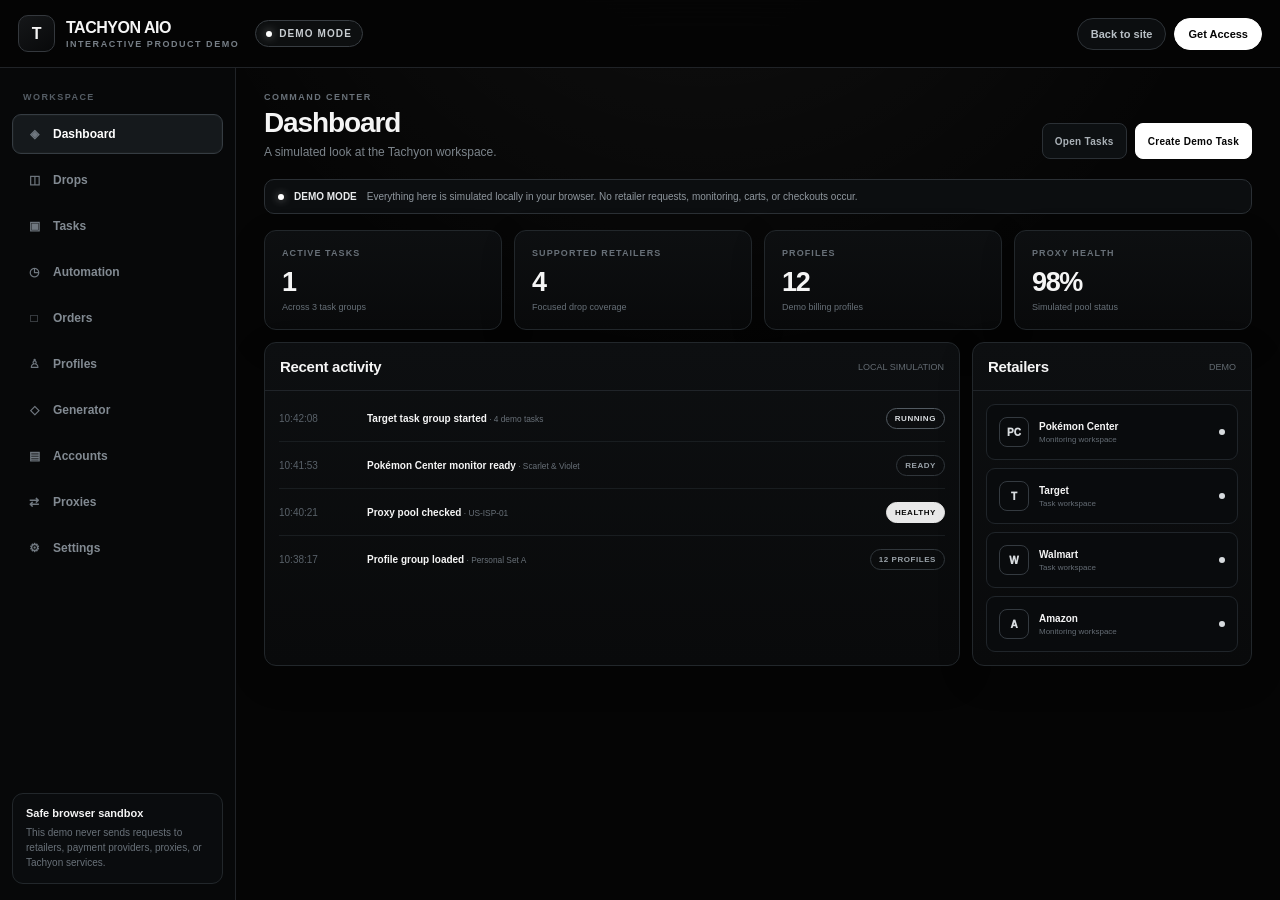
<file: demo/index.html>
<!doctype html>
<html lang="en">
<head>
<meta charset="utf-8">
<meta name="viewport" content="width=device-width,initial-scale=1,viewport-fit=cover">
<meta name="theme-color" content="#050505">
<title>Tachyon AIO — Interactive Demo</title>
<meta name="description" content="Explore the Tachyon AIO interface in a safe browser demo. All actions are simulated and no retailer requests are sent.">
<style>
:root{--bg:#050505;--panel:#090a0b;--panel2:#0d0f11;--line:#23272b;--line2:#32383e;--text:#f5f5f5;--muted:#8d959d;--soft:#626a72;--good:#cfd5d9;--radius:14px;--shadow:0 24px 70px rgba(0,0,0,.42)}
*{box-sizing:border-box}html,body{margin:0;min-height:100%;background:#050505;color:var(--text);font-family:Inter,ui-sans-serif,-apple-system,BlinkMacSystemFont,"Segoe UI",Arial,sans-serif}button,input,select{font:inherit}button{cursor:pointer}a{color:inherit;text-decoration:none}
body{background:radial-gradient(circle at 55% -20%,rgba(255,255,255,.05),transparent 34rem),#050505;overflow-x:hidden}
.app{min-height:100vh;display:grid;grid-template-columns:236px minmax(0,1fr);grid-template-rows:68px 1fr}
.topbar{grid-column:1/-1;position:sticky;top:0;z-index:30;height:68px;display:flex;align-items:center;gap:16px;padding:0 18px;border-bottom:1px solid #202327;background:rgba(5,5,5,.92);backdrop-filter:blur(18px)}
.brand{display:flex;align-items:center;gap:11px;min-width:218px;font-weight:900;letter-spacing:-.03em}.mark{width:37px;height:37px;border:1px solid #34383d;border-radius:10px;display:grid;place-items:center;background:linear-gradient(145deg,#151719,#08090a);font-size:16px}.brand small{display:block;color:#777f87;font-size:9px;letter-spacing:.17em;text-transform:uppercase;margin-top:2px}
.demo-badge{display:inline-flex;align-items:center;gap:7px;border:1px solid #383d42;border-radius:999px;padding:7px 10px;color:#c7ccd0;background:#0d0f10;font-size:10px;font-weight:900;letter-spacing:.11em;text-transform:uppercase}.demo-badge i{width:6px;height:6px;border-radius:50%;background:#fff;box-shadow:0 0 10px #fff8}
.top-actions{margin-left:auto;display:flex;align-items:center;gap:8px}.top-link,.primary{border:1px solid #2d3237;border-radius:999px;padding:9px 13px;background:#0c0e10;color:#b9c0c6;font-size:11px;font-weight:850}.primary{background:#fff;color:#050505;border-color:#fff}.primary:hover{background:#e9e9e9}.top-link:hover{border-color:#4b5259;color:#fff}
.sidebar{grid-row:2;position:sticky;top:68px;height:calc(100vh - 68px);border-right:1px solid #202327;background:#070809;padding:16px 12px;display:flex;flex-direction:column;gap:6px;overflow:auto}.side-label{padding:8px 11px 6px;color:#555d65;font-size:9px;font-weight:900;letter-spacing:.16em;text-transform:uppercase}.nav-btn{width:100%;min-height:40px;border:1px solid transparent;border-radius:9px;background:transparent;color:#828a92;text-align:left;padding:0 12px;display:flex;align-items:center;gap:10px;font-size:12px;font-weight:800;transition:.14s}.nav-btn span:first-child{width:18px;text-align:center;color:#707880}.nav-btn:hover{color:#e7eaec;background:#0e1113;border-color:#1d2226}.nav-btn.active{background:#15191c;color:#fff;border-color:#353c42;box-shadow:inset 0 0 0 1px #ffffff05}.side-bottom{margin-top:auto;border:1px solid #22272b;border-radius:11px;padding:13px;background:#0a0c0e}.side-bottom strong{display:block;font-size:11px}.side-bottom p{margin:6px 0 0;color:#697179;font-size:10px;line-height:1.5}
.main{grid-column:2;grid-row:2;min-width:0;padding:24px 28px 52px}.view{display:none;max-width:1500px;margin:0 auto}.view.active{display:block}.heading{display:flex;align-items:flex-end;gap:18px;margin-bottom:20px}.heading>div:first-child{min-width:0}.eyebrow{color:#697179;font-size:9px;font-weight:900;letter-spacing:.16em;text-transform:uppercase;margin-bottom:7px}h1{font-size:28px;line-height:1;margin:0;letter-spacing:-.04em}h2{font-size:15px;margin:0;letter-spacing:-.02em}.heading p{margin:8px 0 0;color:#7c848b;font-size:12px}.heading-actions{margin-left:auto;display:flex;gap:8px;flex-wrap:wrap}.btn{min-height:36px;border:1px solid #2b3035;border-radius:8px;background:#0d1012;color:#aab1b7;padding:0 12px;font-size:10px;font-weight:900;letter-spacing:.03em}.btn:hover{border-color:#4a5157;color:#fff;background:#13171a}.btn.white{background:#fff;border-color:#fff;color:#050505}.btn.white:hover{background:#e8e8e8}.btn:disabled{opacity:.38;cursor:not-allowed}
.notice{display:flex;align-items:center;gap:10px;padding:11px 13px;border:1px solid #2b3035;border-radius:10px;background:#0c0e10;color:#8f979e;font-size:10px;margin-bottom:16px}.notice strong{color:#e9ebed}.notice:before{content:"";width:6px;height:6px;background:#fff;border-radius:50%;box-shadow:0 0 9px #fff7}
.grid{display:grid;gap:12px}.stats{grid-template-columns:repeat(4,1fr);margin-bottom:12px}.card{border:1px solid #22272b;border-radius:12px;background:linear-gradient(180deg,#0d0f11,#090a0b);box-shadow:0 12px 36px rgba(0,0,0,.16)}.stat{padding:17px}.stat-label{color:#687078;font-size:9px;font-weight:900;letter-spacing:.12em;text-transform:uppercase}.stat-value{font-size:27px;font-weight:900;letter-spacing:-.05em;margin-top:9px}.stat-foot{color:#666f77;font-size:9px;margin-top:4px}.two-col{grid-template-columns:minmax(0,1.45fr) minmax(280px,.55fr)}.panel-head{height:48px;padding:0 15px;display:flex;align-items:center;border-bottom:1px solid #202429}.panel-head span{margin-left:auto;color:#646c73;font-size:9px}.activity{padding:4px 14px 8px}.activity-row{display:grid;grid-template-columns:76px 1fr auto;gap:12px;align-items:center;min-height:47px;border-bottom:1px solid #191d20;font-size:10px}.activity-row:last-child{border:0}.activity-row time{color:#596169}.activity-row strong{font-size:10px}.activity-row small{color:#687078}.pill{display:inline-flex;align-items:center;border:1px solid #30363b;border-radius:999px;padding:5px 8px;color:#9aa2a9;font-size:8px;font-weight:900;text-transform:uppercase;letter-spacing:.07em}.pill.good{background:#e8e8e8;color:#0a0a0a;border-color:#e8e8e8}.pill.running{border-color:#525a61;color:#d8dcdf}.pill.paused{color:#777f86}.retailer-list{padding:13px;display:grid;gap:8px}.retailer-item{border:1px solid #20252a;border-radius:9px;background:#090b0d;padding:12px;display:flex;align-items:center;gap:10px}.retailer-icon{width:30px;height:30px;border:1px solid #343a40;border-radius:8px;display:grid;place-items:center;color:#d9dde0;font-size:10px;font-weight:950}.retailer-item strong{display:block;font-size:10px}.retailer-item small{display:block;color:#646c74;font-size:8px;margin-top:3px}.dot{margin-left:auto;width:6px;height:6px;background:#d7dbde;border-radius:50%}
.toolbar{display:flex;align-items:center;gap:8px;padding:10px;border:1px solid #22272b;border-bottom:0;border-radius:12px 12px 0 0;background:#0c0e10}.search{min-width:180px;flex:1;max-width:330px;height:34px;border:1px solid #272d32;border-radius:8px;background:#07090a;color:#e6e8ea;padding:0 11px;font-size:10px;outline:none}.search:focus{border-color:#555e66}.table-wrap{overflow:auto;border:1px solid #22272b;border-radius:0 0 12px 12px;background:#090b0c}.table{width:100%;border-collapse:collapse;min-width:820px}.table th{height:38px;text-align:left;padding:0 13px;border-bottom:1px solid #24292e;color:#596169;font-size:8px;font-weight:900;letter-spacing:.12em;text-transform:uppercase;background:#0b0d0f}.table td{height:49px;padding:0 13px;border-bottom:1px solid #191d20;color:#a5adb4;font-size:10px}.table tr:last-child td{border-bottom:0}.table tbody tr:hover{background:#0d1012}.table strong{color:#e7eaec;font-size:10px}.task-actions{display:flex;gap:5px}.icon-btn{width:29px;height:29px;border:1px solid #272d32;border-radius:7px;background:#0b0d0f;color:#858d94;display:grid;place-items:center}.icon-btn:hover{border-color:#505860;color:#fff}.status-cell{font-weight:800}.status-cell[data-state="success"]{color:#f4f4f4}.status-cell[data-state="running"]{color:#c2c8cd}.status-cell[data-state="idle"]{color:#737b82}
.feature-grid{grid-template-columns:repeat(3,1fr)}.feature{padding:17px}.feature .num{font-size:8px;color:#5f676f;font-weight:900;letter-spacing:.14em}.feature h3{font-size:14px;margin:20px 0 8px}.feature p{color:#707880;font-size:10px;line-height:1.55;margin:0}.feature .btn{margin-top:16px;width:100%}
.form-grid{display:grid;grid-template-columns:1fr 1fr;gap:10px}.field{display:grid;gap:6px}.field label{font-size:8px;color:#697179;font-weight:900;letter-spacing:.1em;text-transform:uppercase}.field input,.field select{height:38px;border:1px solid #2a3035;border-radius:8px;background:#080a0c;color:#e4e7e9;padding:0 10px;font-size:10px;outline:none}.field input:focus,.field select:focus{border-color:#555e66}.field.full{grid-column:1/-1}
.settings-grid{grid-template-columns:repeat(2,1fr)}.setting{padding:15px;display:flex;align-items:center;gap:14px}.setting strong{font-size:10px;display:block}.setting small{font-size:9px;color:#687078;display:block;margin-top:4px}.toggle{margin-left:auto;width:38px;height:21px;border-radius:999px;border:1px solid #363c42;background:#0a0c0e;padding:2px;transition:.15s}.toggle:after{content:"";display:block;width:15px;height:15px;border-radius:50%;background:#6c747b;transition:.15s}.toggle.on{background:#e5e5e5;border-color:#e5e5e5}.toggle.on:after{background:#090909;transform:translateX(17px)}
.modal-backdrop{position:fixed;inset:0;z-index:90;background:#000b;backdrop-filter:blur(8px);display:none;align-items:center;justify-content:center;padding:18px}.modal-backdrop.open{display:flex}.modal{width:min(580px,100%);border:1px solid #353b40;border-radius:15px;background:#0a0c0e;box-shadow:var(--shadow);overflow:hidden}.modal-head{height:56px;display:flex;align-items:center;padding:0 17px;border-bottom:1px solid #23282c}.modal-head strong{font-size:13px}.close{margin-left:auto;width:30px;height:30px;border:1px solid #2a3035;border-radius:7px;background:#0b0d0f;color:#929aa1}.modal-body{padding:17px}.modal-actions{display:flex;justify-content:flex-end;gap:8px;padding:0 17px 17px}.toast{position:fixed;left:50%;bottom:24px;z-index:120;transform:translate(-50%,18px);opacity:0;pointer-events:none;border:1px solid #444b51;background:#f2f2f2;color:#090909;border-radius:999px;padding:10px 15px;font-size:10px;font-weight:900;transition:.2s;box-shadow:0 15px 45px #0008}.toast.show{opacity:1;transform:translate(-50%,0)}
@media(max-width:1000px){.stats{grid-template-columns:1fr 1fr}.two-col{grid-template-columns:1fr}.feature-grid{grid-template-columns:1fr 1fr}}
@media(max-width:760px){.app{display:block}.topbar{height:62px;padding:0 12px}.brand{min-width:0}.brand small{display:none}.demo-badge{display:none}.top-actions .top-link{display:none}.sidebar{position:sticky;top:62px;z-index:25;height:auto;border-right:0;border-bottom:1px solid #202327;padding:8px;flex-direction:row;overflow-x:auto;background:#070809}.side-label,.side-bottom{display:none}.nav-btn{min-width:max-content;width:auto;padding:0 11px;min-height:36px}.main{padding:18px 13px 38px}.heading{align-items:flex-start;flex-direction:column}.heading-actions{margin-left:0}.stats,.feature-grid,.settings-grid{grid-template-columns:1fr}.form-grid{grid-template-columns:1fr}.field.full{grid-column:auto}.topbar .primary{padding:8px 11px}.activity-row{grid-template-columns:64px 1fr}.activity-row .pill{display:none}}
</style>
</head>
<body>
<div class="app">
<header class="topbar">
  <a class="brand" href="/"><span class="mark">T</span><span>TACHYON AIO<small>Interactive product demo</small></span></a>
  <span class="demo-badge"><i></i> Demo mode</span>
  <div class="top-actions"><a class="top-link" href="/">Back to site</a><a class="primary" href="/#pricing">Get Access</a></div>
</header>
<aside class="sidebar" id="sidebar">
  <div class="side-label">Workspace</div>
  <button class="nav-btn active" data-view="dashboard"><span>◈</span>Dashboard</button>
  <button class="nav-btn" data-view="drops"><span>◫</span>Drops</button>
  <button class="nav-btn" data-view="tasks"><span>▣</span>Tasks</button>
  <button class="nav-btn" data-view="automation"><span>◷</span>Automation</button>
  <button class="nav-btn" data-view="orders"><span>□</span>Orders</button>
  <button class="nav-btn" data-view="profiles"><span>♙</span>Profiles</button>
  <button class="nav-btn" data-view="generator"><span>◇</span>Generator</button>
  <button class="nav-btn" data-view="accounts"><span>▤</span>Accounts</button>
  <button class="nav-btn" data-view="proxies"><span>⇄</span>Proxies</button>
  <button class="nav-btn" data-view="settings"><span>⚙</span>Settings</button>
  <div class="side-bottom"><strong>Safe browser sandbox</strong><p>This demo never sends requests to retailers, payment providers, proxies, or Tachyon services.</p></div>
</aside>
<main class="main">
<section class="view active" id="view-dashboard">
  <div class="heading"><div><div class="eyebrow">Command center</div><h1>Dashboard</h1><p>A simulated look at the Tachyon workspace.</p></div><div class="heading-actions"><button class="btn" data-go="tasks">Open Tasks</button><button class="btn white" data-open-task>Create Demo Task</button></div></div>
  <div class="notice"><strong>DEMO MODE</strong> Everything here is simulated locally in your browser. No retailer requests, monitoring, carts, or checkouts occur.</div>
  <div class="grid stats">
    <div class="card stat"><div class="stat-label">Active tasks</div><div class="stat-value" id="statActive">4</div><div class="stat-foot">Across 3 task groups</div></div>
    <div class="card stat"><div class="stat-label">Supported retailers</div><div class="stat-value">4</div><div class="stat-foot">Focused drop coverage</div></div>
    <div class="card stat"><div class="stat-label">Profiles</div><div class="stat-value">12</div><div class="stat-foot">Demo billing profiles</div></div>
    <div class="card stat"><div class="stat-label">Proxy health</div><div class="stat-value">98%</div><div class="stat-foot">Simulated pool status</div></div>
  </div>
  <div class="grid two-col">
    <div class="card"><div class="panel-head"><h2>Recent activity</h2><span>LOCAL SIMULATION</span></div><div class="activity" id="activityFeed">
      <div class="activity-row"><time>10:42:08</time><div><strong>Target task group started</strong><small> · 4 demo tasks</small></div><span class="pill running">Running</span></div>
      <div class="activity-row"><time>10:41:53</time><div><strong>Pokémon Center monitor ready</strong><small> · Scarlet &amp; Violet</small></div><span class="pill">Ready</span></div>
      <div class="activity-row"><time>10:40:21</time><div><strong>Proxy pool checked</strong><small> · US-ISP-01</small></div><span class="pill good">Healthy</span></div>
      <div class="activity-row"><time>10:38:17</time><div><strong>Profile group loaded</strong><small> · Personal Set A</small></div><span class="pill">12 Profiles</span></div>
    </div></div>
    <div class="card"><div class="panel-head"><h2>Retailers</h2><span>DEMO</span></div><div class="retailer-list">
      <div class="retailer-item"><span class="retailer-icon">PC</span><div><strong>Pokémon Center</strong><small>Monitoring workspace</small></div><i class="dot"></i></div>
      <div class="retailer-item"><span class="retailer-icon">T</span><div><strong>Target</strong><small>Task workspace</small></div><i class="dot"></i></div>
      <div class="retailer-item"><span class="retailer-icon">W</span><div><strong>Walmart</strong><small>Task workspace</small></div><i class="dot"></i></div>
      <div class="retailer-item"><span class="retailer-icon">A</span><div><strong>Amazon</strong><small>Monitoring workspace</small></div><i class="dot"></i></div>
    </div></div>
  </div>
</section>

<section class="view" id="view-drops">
  <div class="heading"><div><div class="eyebrow">Release calendar</div><h1>Drops</h1><p>Explore how upcoming releases can be organized inside Tachyon.</p></div><div class="heading-actions"><button class="btn white" data-demo-toast="Demo drop added">Add Demo Drop</button></div></div>
  <div class="notice"><strong>SIMULATED DATA</strong> Product names, times, and availability below are examples for the interactive demo.</div>
  <div class="table-wrap" style="border-radius:12px"><table class="table"><thead><tr><th>Release</th><th>Retailer</th><th>Window</th><th>Priority</th><th>Status</th></tr></thead><tbody>
  <tr><td><strong>Scarlet &amp; Violet Collection</strong></td><td>Pokémon Center</td><td>10:00 AM</td><td>High</td><td><span class="pill running">Watching</span></td></tr>
  <tr><td><strong>Premium Collection</strong></td><td>Target</td><td>12:00 PM</td><td>High</td><td><span class="pill">Scheduled</span></td></tr>
  <tr><td><strong>Booster Bundle</strong></td><td>Walmart</td><td>2:00 PM</td><td>Normal</td><td><span class="pill">Scheduled</span></td></tr>
  <tr><td><strong>Collector Box</strong></td><td>Amazon</td><td>Rolling</td><td>Normal</td><td><span class="pill paused">Idle</span></td></tr>
  </tbody></table></div>
</section>

<section class="view" id="view-tasks">
  <div class="heading"><div><div class="eyebrow">Task engine</div><h1>Tasks</h1><p>Create, organize, and run simulated tasks just like a product workspace.</p></div><div class="heading-actions"><button class="btn" id="stopAll">Stop All</button><button class="btn" id="startAll">Start All</button><button class="btn white" data-open-task>+ Create Task</button></div></div>
  <div class="notice"><strong>SAFE SIMULATION</strong> Starting a task only animates local status text. It cannot monitor, cart, checkout, or contact any retailer.</div>
  <div class="toolbar"><input class="search" id="taskSearch" placeholder="Search demo tasks"><button class="btn" data-demo-toast="Demo task group created">+ Group</button></div>
  <div class="table-wrap"><table class="table"><thead><tr><th>Task</th><th>Retailer</th><th>Product</th><th>Profile</th><th>Proxy Pool</th><th>Status</th><th>Actions</th></tr></thead><tbody id="taskRows">
    <tr data-task><td><strong>#0001</strong></td><td>Pokémon Center</td><td>Scarlet &amp; Violet Collection</td><td>Jordan 01</td><td>US ISP</td><td class="status-cell" data-state="idle">Idle</td><td><div class="task-actions"><button class="icon-btn run-task" title="Start simulated task">▶</button><button class="icon-btn delete-task" title="Delete">×</button></div></td></tr>
    <tr data-task><td><strong>#0002</strong></td><td>Target</td><td>Premium Collection</td><td>Jordan 02</td><td>Residential</td><td class="status-cell" data-state="running">Monitoring</td><td><div class="task-actions"><button class="icon-btn run-task">▶</button><button class="icon-btn delete-task">×</button></div></td></tr>
    <tr data-task><td><strong>#0003</strong></td><td>Walmart</td><td>Booster Bundle</td><td>Jordan 03</td><td>US ISP</td><td class="status-cell" data-state="idle">Idle</td><td><div class="task-actions"><button class="icon-btn run-task">▶</button><button class="icon-btn delete-task">×</button></div></td></tr>
    <tr data-task><td><strong>#0004</strong></td><td>Amazon</td><td>Collector Box</td><td>Jordan 04</td><td>Residential</td><td class="status-cell" data-state="idle">Idle</td><td><div class="task-actions"><button class="icon-btn run-task">▶</button><button class="icon-btn delete-task">×</button></div></td></tr>
  </tbody></table></div>
</section>

<section class="view" id="view-automation">
  <div class="heading"><div><div class="eyebrow">Automation</div><h1>Automation</h1><p>Preview rules and scheduled actions without connecting to external services.</p></div><div class="heading-actions"><button class="btn white" data-demo-toast="Demo automation created">New Automation</button></div></div>
  <div class="grid feature-grid">
    <div class="card feature"><div class="num">01 · SCHEDULE</div><h3>Morning monitor group</h3><p>Start a selected demo task group at a scheduled time.</p><button class="btn" data-demo-toast="Schedule toggled">Enabled · 9:55 AM</button></div>
    <div class="card feature"><div class="num">02 · RESTOCK</div><h3>Restock response</h3><p>Show how a rule can react when a simulated product event appears.</p><button class="btn" data-demo-toast="Rule toggled">Enabled</button></div>
    <div class="card feature"><div class="num">03 · LIMIT</div><h3>Task guardrail</h3><p>Preview task limits and automatic stop conditions in a safe sandbox.</p><button class="btn" data-demo-toast="Guardrail edited">Edit Demo Rule</button></div>
  </div>
</section>

<section class="view" id="view-orders">
  <div class="heading"><div><div class="eyebrow">Results</div><h1>Orders</h1><p>Example order/result history for interface exploration only.</p></div></div>
  <div class="notice"><strong>NO REAL ORDERS</strong> These records are fabricated demo entries and do not represent actual purchases.</div>
  <div class="table-wrap" style="border-radius:12px"><table class="table"><thead><tr><th>ID</th><th>Retailer</th><th>Product</th><th>Profile</th><th>Time</th><th>Result</th></tr></thead><tbody>
    <tr><td><strong>DM-4821</strong></td><td>Target</td><td>Premium Collection</td><td>Jordan 02</td><td>10:31:42</td><td><span class="pill good">Demo Success</span></td></tr>
    <tr><td><strong>DM-4819</strong></td><td>Pokémon Center</td><td>Booster Bundle</td><td>Jordan 01</td><td>10:24:07</td><td><span class="pill good">Demo Success</span></td></tr>
    <tr><td><strong>DM-4814</strong></td><td>Amazon</td><td>Collector Box</td><td>Jordan 04</td><td>09:56:11</td><td><span class="pill paused">Demo Stopped</span></td></tr>
  </tbody></table></div>
</section>

<section class="view" id="view-profiles">
  <div class="heading"><div><div class="eyebrow">Identity workspace</div><h1>Profiles</h1><p>Sample profile organization with intentionally fake information.</p></div><div class="heading-actions"><button class="btn white" data-demo-toast="Demo profile created">+ Add Profile</button></div></div>
  <div class="table-wrap" style="border-radius:12px"><table class="table"><thead><tr><th>Name</th><th>Email</th><th>Region</th><th>Group</th><th>Status</th></tr></thead><tbody>
  <tr><td><strong>Jordan 01</strong></td><td>demo01@example.com</td><td>US East</td><td>Personal Set A</td><td><span class="pill">Ready</span></td></tr>
  <tr><td><strong>Jordan 02</strong></td><td>demo02@example.com</td><td>US East</td><td>Personal Set A</td><td><span class="pill">Ready</span></td></tr>
  <tr><td><strong>Jordan 03</strong></td><td>demo03@example.com</td><td>US East</td><td>Personal Set B</td><td><span class="pill">Ready</span></td></tr>
  <tr><td><strong>Jordan 04</strong></td><td>demo04@example.com</td><td>US East</td><td>Personal Set B</td><td><span class="pill">Ready</span></td></tr>
  </tbody></table></div>
</section>

<section class="view" id="view-generator">
  <div class="heading"><div><div class="eyebrow">Generator</div><h1>Generator</h1><p>Explore the Generator workspace with simulated local sessions.</p></div></div>
  <div class="notice"><strong>DEMO ONLY</strong> Session buttons below do not launch browsers, generate cookies, capture tokens, or contact retailer sites.</div>
  <div class="grid feature-grid">
    <div class="card feature"><div class="num">TARGET · ACCOUNT</div><h3>Account Sessions</h3><p>Preview the workspace used to organize account-session generation.</p><button class="btn white" data-demo-toast="Simulated account session started">Start Demo Session</button></div>
    <div class="card feature"><div class="num">TARGET · CART</div><h3>Cart Sessions</h3><p>Preview the cart-session interface without producing any live session data.</p><button class="btn white" data-demo-toast="Simulated cart session started">Start Demo Session</button></div>
    <div class="card feature"><div class="num">GROUPS</div><h3>My Generator Groups</h3><p>Create and organize fake groups to see how the workflow feels.</p><button class="btn" data-demo-toast="Demo generator group created">+ New Demo Group</button></div>
  </div>
</section>

<section class="view" id="view-accounts">
  <div class="heading"><div><div class="eyebrow">Retailer accounts</div><h1>Accounts</h1><p>Explore account organization using fabricated demo credentials.</p></div><div class="heading-actions"><button class="btn white" data-demo-toast="Demo account added">+ Add Account</button></div></div>
  <div class="table-wrap" style="border-radius:12px"><table class="table"><thead><tr><th>Label</th><th>Retailer</th><th>Email</th><th>Group</th><th>State</th></tr></thead><tbody>
    <tr><td><strong>PC Main</strong></td><td>Pokémon Center</td><td>pc-demo@example.com</td><td>Primary</td><td><span class="pill">Ready</span></td></tr>
    <tr><td><strong>Target A</strong></td><td>Target</td><td>target-demo@example.com</td><td>Primary</td><td><span class="pill">Ready</span></td></tr>
    <tr><td><strong>Walmart A</strong></td><td>Walmart</td><td>walmart-demo@example.com</td><td>Primary</td><td><span class="pill">Ready</span></td></tr>
  </tbody></table></div>
</section>

<section class="view" id="view-proxies">
  <div class="heading"><div><div class="eyebrow">Network workspace</div><h1>Proxies</h1><p>Simulated proxy-pool management with non-routable example addresses.</p></div><div class="heading-actions"><button class="btn" id="testProxies">Test All</button><button class="btn white" data-demo-toast="Demo pool added">+ Add Pool</button></div></div>
  <div class="table-wrap" style="border-radius:12px"><table class="table"><thead><tr><th>Pool</th><th>Type</th><th>Entries</th><th>Average</th><th>Health</th></tr></thead><tbody id="proxyRows">
    <tr><td><strong>US ISP</strong></td><td>ISP</td><td>50</td><td class="proxy-speed">42 ms</td><td><span class="pill good">Healthy</span></td></tr>
    <tr><td><strong>Residential</strong></td><td>Residential</td><td>120</td><td class="proxy-speed">118 ms</td><td><span class="pill good">Healthy</span></td></tr>
    <tr><td><strong>Backup Pool</strong></td><td>ISP</td><td>25</td><td class="proxy-speed">67 ms</td><td><span class="pill">Ready</span></td></tr>
  </tbody></table></div>
</section>

<section class="view" id="view-settings">
  <div class="heading"><div><div class="eyebrow">Preferences</div><h1>Settings</h1><p>Change demo-only preferences. Nothing is saved to a Tachyon account.</p></div></div>
  <div class="grid settings-grid">
    <div class="card setting"><div><strong>Desktop notifications</strong><small>Preview preference only</small></div><button class="toggle on" aria-label="Toggle desktop notifications"></button></div>
    <div class="card setting"><div><strong>Compact task rows</strong><small>Reduce visual density</small></div><button class="toggle" aria-label="Toggle compact rows"></button></div>
    <div class="card setting"><div><strong>Auto-open activity</strong><small>Show recent demo events</small></div><button class="toggle on" aria-label="Toggle auto-open activity"></button></div>
    <div class="card setting"><div><strong>Demo sound effects</strong><small>Muted by default</small></div><button class="toggle" aria-label="Toggle demo sound"></button></div>
  </div>
</section>
</main>
</div>

<div class="modal-backdrop" id="taskModal" role="dialog" aria-modal="true" aria-labelledby="taskModalTitle">
  <div class="modal"><div class="modal-head"><strong id="taskModalTitle">Create Demo Task</strong><button class="close" id="closeTask" aria-label="Close">×</button></div>
  <div class="modal-body"><div class="form-grid">
    <div class="field"><label>Retailer</label><select id="newRetailer"><option>Pokémon Center</option><option>Target</option><option>Walmart</option><option>Amazon</option></select></div>
    <div class="field"><label>Profile</label><select id="newProfile"><option>Jordan 01</option><option>Jordan 02</option><option>Jordan 03</option><option>Jordan 04</option></select></div>
    <div class="field full"><label>Product / Keyword</label><input id="newProduct" value="Demo Product" maxlength="80"></div>
    <div class="field"><label>Proxy pool</label><select id="newProxy"><option>US ISP</option><option>Residential</option><option>Backup Pool</option></select></div>
    <div class="field"><label>Group</label><select id="newGroup"><option>Primary</option><option>Restocks</option><option>Testing</option></select></div>
  </div></div>
  <div class="modal-actions"><button class="btn" id="cancelTask">Cancel</button><button class="btn white" id="createTask">Create Demo Task</button></div></div>
</div>
<div class="toast" id="toast">Demo action completed</div>
<script>
(()=>{
'use strict';
let nextTask=5;
const views=[...document.querySelectorAll('.view')];
const nav=[...document.querySelectorAll('.nav-btn[data-view]')];
const toast=document.getElementById('toast');
const modal=document.getElementById('taskModal');
function showToast(msg){toast.textContent=msg;toast.classList.add('show');clearTimeout(showToast.t);showToast.t=setTimeout(()=>toast.classList.remove('show'),1800)}
function openView(name){views.forEach(v=>v.classList.toggle('active',v.id==='view-'+name));nav.forEach(b=>b.classList.toggle('active',b.dataset.view===name));window.scrollTo({top:0,behavior:'smooth'})}
nav.forEach(b=>b.addEventListener('click',()=>openView(b.dataset.view)));
document.querySelectorAll('[data-go]').forEach(b=>b.addEventListener('click',()=>openView(b.dataset.go)));
document.querySelectorAll('[data-demo-toast]').forEach(b=>b.addEventListener('click',()=>showToast(b.dataset.demoToast)));
document.querySelectorAll('[data-open-task]').forEach(b=>b.addEventListener('click',()=>modal.classList.add('open')));
function closeModal(){modal.classList.remove('open')}
document.getElementById('closeTask').onclick=closeModal;document.getElementById('cancelTask').onclick=closeModal;modal.addEventListener('click',e=>{if(e.target===modal)closeModal()});
document.addEventListener('keydown',e=>{if(e.key==='Escape')closeModal()});
function taskRows(){return [...document.querySelectorAll('#taskRows tr[data-task]')]}
function updateCount(){document.getElementById('statActive').textContent=taskRows().filter(r=>r.querySelector('.status-cell').dataset.state==='running').length}
function simulate(row){const cell=row.querySelector('.status-cell');if(row._timer)clearTimeout(row._timer);const states=[['Initializing','running'],['Monitoring','running'],['Product Found · Demo','running'],['Adding to Cart · Demo','running'],['Demo Success','success']];let i=0;const step=()=>{if(!row.isConnected)return;cell.textContent=states[i][0];cell.dataset.state=states[i][1];updateCount();if(i<states.length-1){i++;row._timer=setTimeout(step,750)}else showToast('Simulated task completed — no retailer action occurred')};step()}
function bindTask(row){row.querySelector('.run-task').addEventListener('click',()=>simulate(row));row.querySelector('.delete-task').addEventListener('click',()=>{if(row._timer)clearTimeout(row._timer);row.remove();updateCount();showToast('Demo task deleted')})}
taskRows().forEach(bindTask);
document.getElementById('createTask').addEventListener('click',()=>{const retailer=document.getElementById('newRetailer').value,profile=document.getElementById('newProfile').value,product=(document.getElementById('newProduct').value||'Demo Product').replace(/[<>]/g,''),proxy=document.getElementById('newProxy').value;const tr=document.createElement('tr');tr.dataset.task='';tr.innerHTML='<td><strong>#'+String(nextTask++).padStart(4,'0')+'</strong></td><td></td><td></td><td></td><td></td><td class="status-cell" data-state="idle">Idle</td><td><div class="task-actions"><button class="icon-btn run-task">▶</button><button class="icon-btn delete-task">×</button></div></td>';const td=tr.querySelectorAll('td');td[1].textContent=retailer;td[2].textContent=product;td[3].textContent=profile;td[4].textContent=proxy;document.getElementById('taskRows').appendChild(tr);bindTask(tr);closeModal();openView('tasks');showToast('Demo task created')});
document.getElementById('startAll').addEventListener('click',()=>{taskRows().forEach((r,i)=>setTimeout(()=>simulate(r),i*120));showToast('Starting simulated tasks')});
document.getElementById('stopAll').addEventListener('click',()=>{taskRows().forEach(r=>{if(r._timer)clearTimeout(r._timer);const c=r.querySelector('.status-cell');c.textContent='Stopped · Demo';c.dataset.state='idle'});updateCount();showToast('All demo tasks stopped')});
document.getElementById('taskSearch').addEventListener('input',e=>{const q=e.target.value.toLowerCase();taskRows().forEach(r=>r.hidden=!r.textContent.toLowerCase().includes(q))});
document.querySelectorAll('.toggle').forEach(t=>t.addEventListener('click',()=>{t.classList.toggle('on');showToast('Demo preference changed')}));
document.getElementById('testProxies').addEventListener('click',()=>{showToast('Running simulated proxy test');document.querySelectorAll('.proxy-speed').forEach((el,i)=>{el.textContent='Testing…';setTimeout(()=>el.textContent=[39,112,64][i]+' ms',800+i*180)})});
updateCount();
})();
</script>
</body>
</html>
</file>
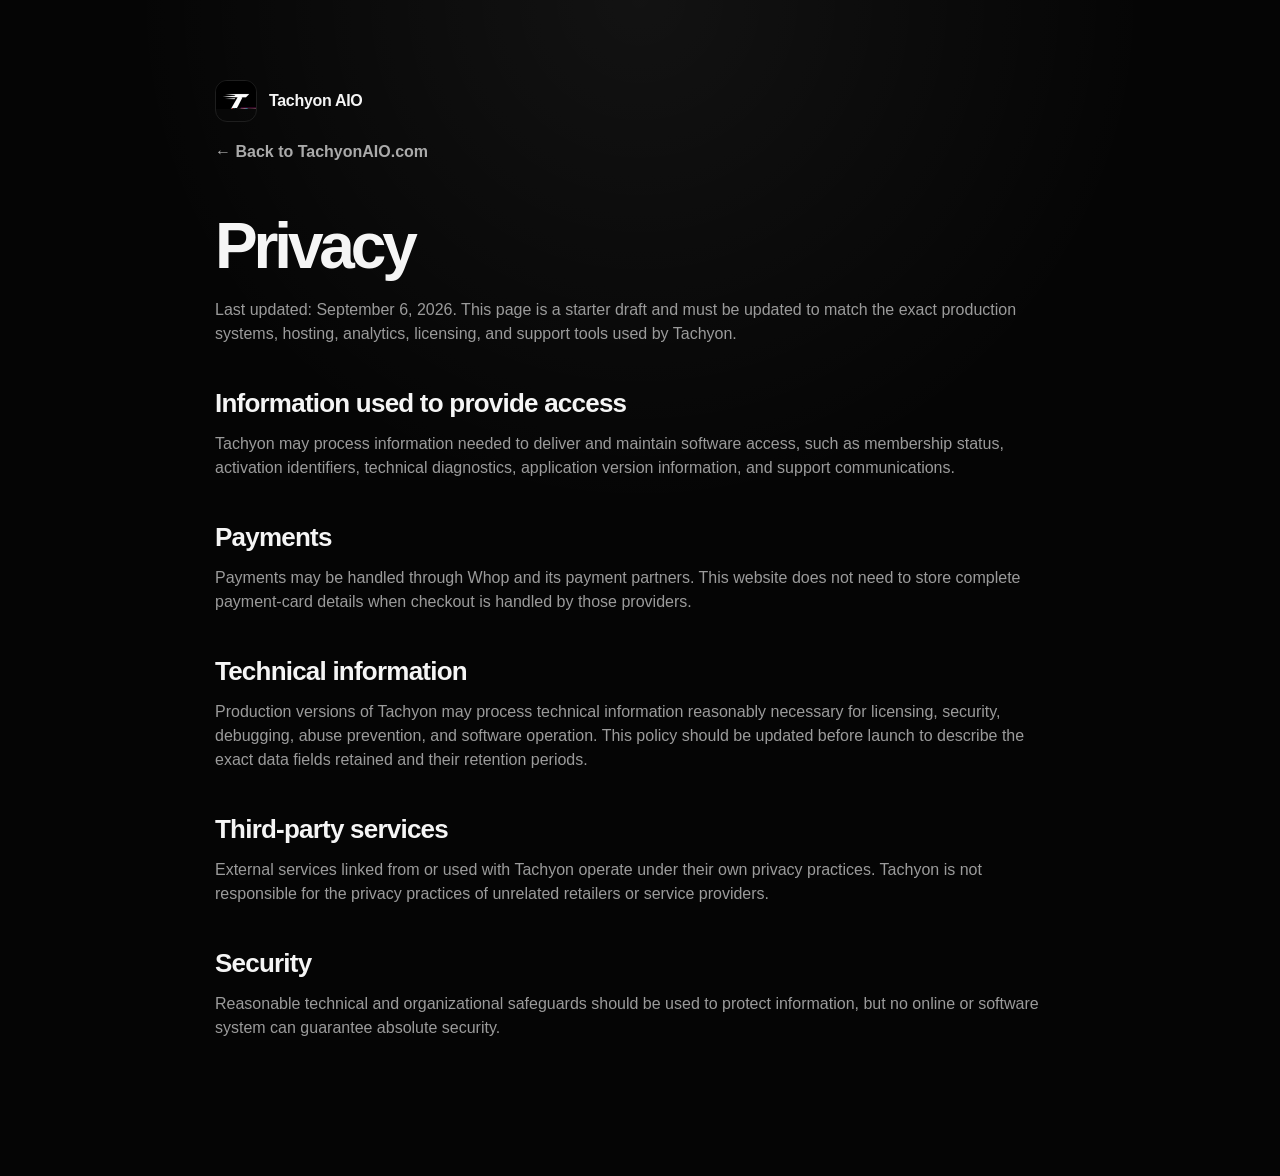
<file: privacy.html>
<!doctype html><html lang="en"><head><meta charset="utf-8"><meta name="viewport" content="width=device-width,initial-scale=1"><meta name="theme-color" content="#050505"><title>Privacy — Tachyon AIO</title><link rel="stylesheet" href="styles.css"></head><body><main class="legal-page"><div class="container legal-wrap"><a class="brand" href="index.html"><img src="assets/logo.png" alt="Tachyon logo"><span>Tachyon AIO</span></a><a class="legal-back" href="index.html">← Back to TachyonAIO.com</a><h1>Privacy</h1><p>Last updated: September 6, 2026. This page is a starter draft and must be updated to match the exact production systems, hosting, analytics, licensing, and support tools used by Tachyon.</p><h2>Information used to provide access</h2><p>Tachyon may process information needed to deliver and maintain software access, such as membership status, activation identifiers, technical diagnostics, application version information, and support communications.</p><h2>Payments</h2><p>Payments may be handled through Whop and its payment partners. This website does not need to store complete payment-card details when checkout is handled by those providers.</p><h2>Technical information</h2><p>Production versions of Tachyon may process technical information reasonably necessary for licensing, security, debugging, abuse prevention, and software operation. This policy should be updated before launch to describe the exact data fields retained and their retention periods.</p><h2>Third-party services</h2><p>External services linked from or used with Tachyon operate under their own privacy practices. Tachyon is not responsible for the privacy practices of unrelated retailers or service providers.</p><h2>Security</h2><p>Reasonable technical and organizational safeguards should be used to protect information, but no online or software system can guarantee absolute security.</p></div></main></body></html>
</file>
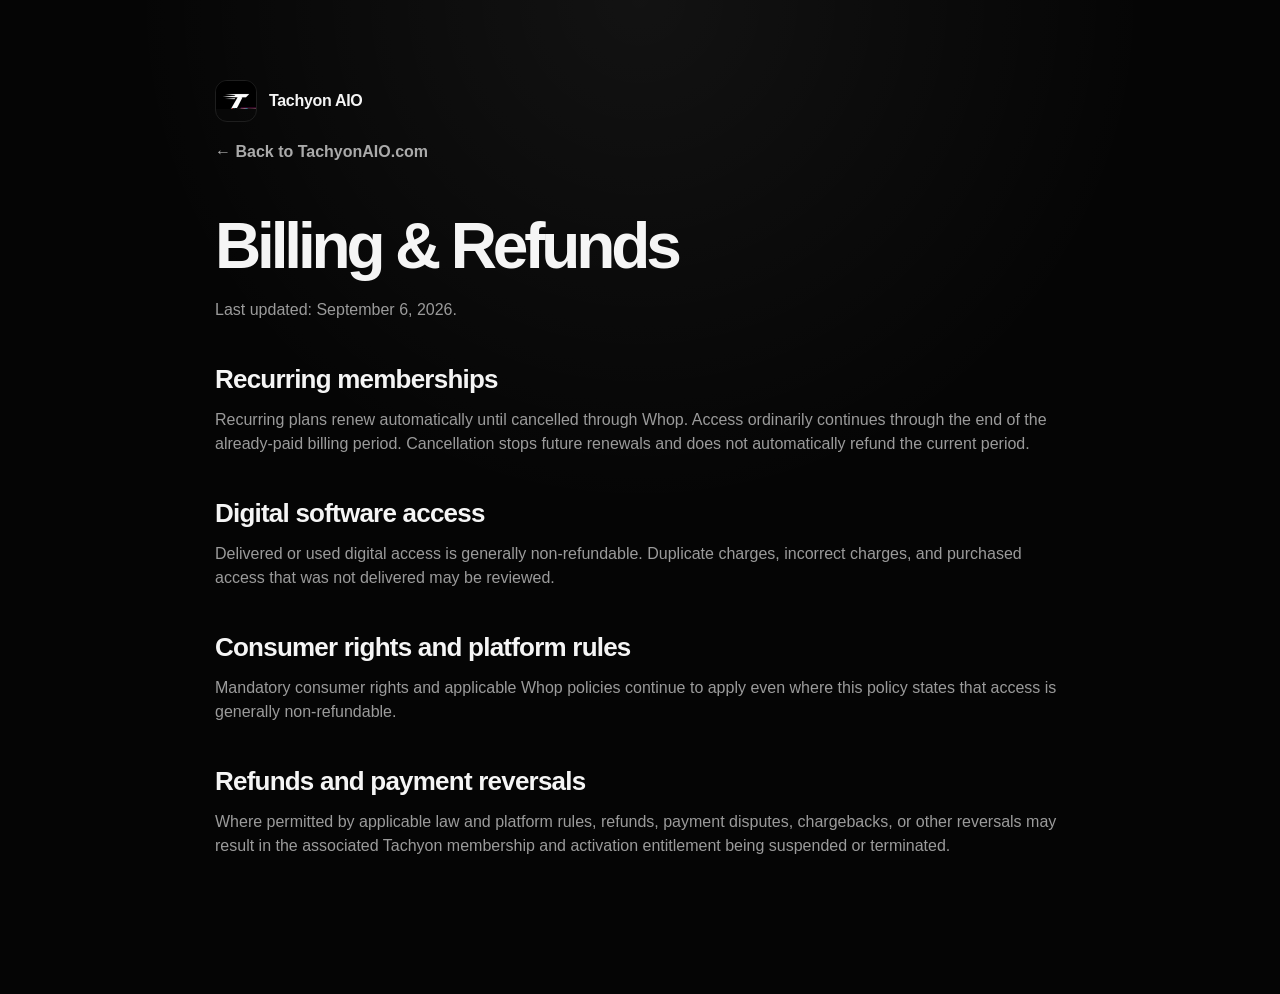
<file: refund.html>
<!doctype html><html lang="en"><head><meta charset="utf-8"><meta name="viewport" content="width=device-width,initial-scale=1"><meta name="theme-color" content="#050505"><title>Billing & Refunds — Tachyon AIO</title><link rel="stylesheet" href="styles.css"></head><body><main class="legal-page"><div class="container legal-wrap"><a class="brand" href="index.html"><img src="assets/logo.png" alt="Tachyon logo"><span>Tachyon AIO</span></a><a class="legal-back" href="index.html">← Back to TachyonAIO.com</a><h1>Billing & Refunds</h1><p>Last updated: September 6, 2026.</p><h2>Recurring memberships</h2><p>Recurring plans renew automatically until cancelled through Whop. Access ordinarily continues through the end of the already-paid billing period. Cancellation stops future renewals and does not automatically refund the current period.</p><h2>Digital software access</h2><p>Delivered or used digital access is generally non-refundable. Duplicate charges, incorrect charges, and purchased access that was not delivered may be reviewed.</p><h2>Consumer rights and platform rules</h2><p>Mandatory consumer rights and applicable Whop policies continue to apply even where this policy states that access is generally non-refundable.</p><h2>Refunds and payment reversals</h2><p>Where permitted by applicable law and platform rules, refunds, payment disputes, chargebacks, or other reversals may result in the associated Tachyon membership and activation entitlement being suspended or terminated.</p></div></main></body></html>
</file>
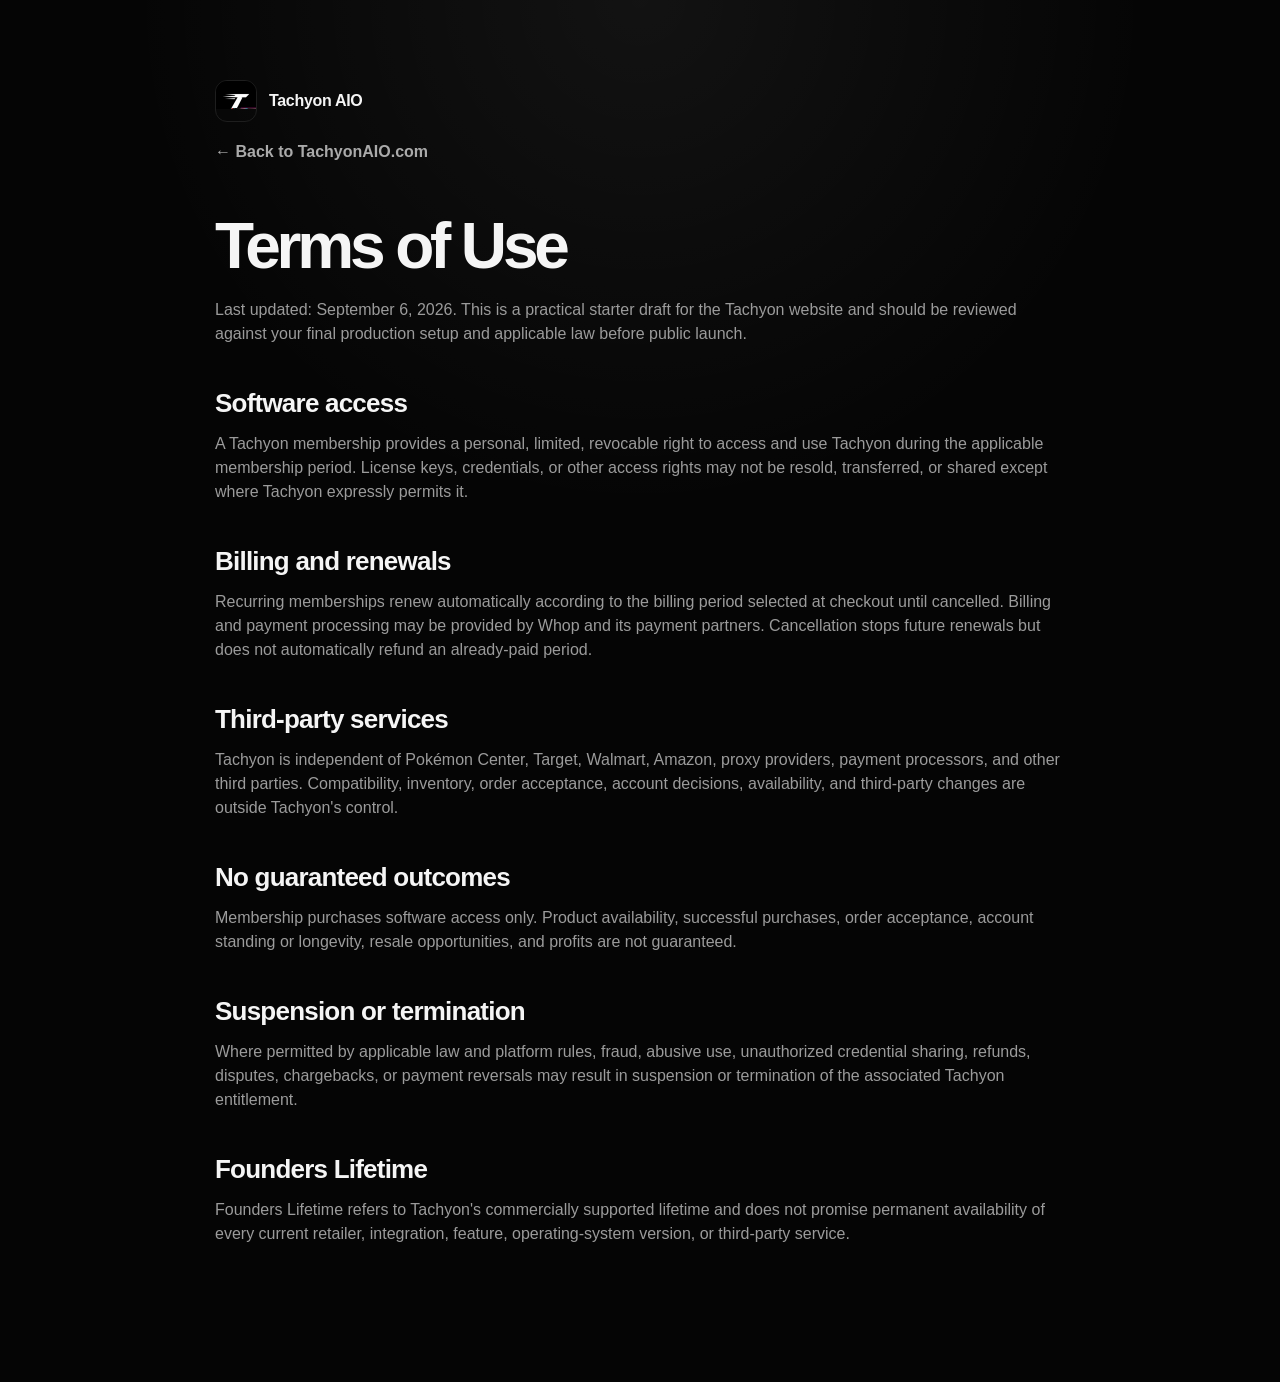
<file: terms.html>
<!doctype html><html lang="en"><head><meta charset="utf-8"><meta name="viewport" content="width=device-width,initial-scale=1"><meta name="theme-color" content="#050505"><title>Terms — Tachyon AIO</title><link rel="stylesheet" href="styles.css"></head><body><main class="legal-page"><div class="container legal-wrap"><a class="brand" href="index.html"><img src="assets/logo.png" alt="Tachyon logo"><span>Tachyon AIO</span></a><a class="legal-back" href="index.html">← Back to TachyonAIO.com</a><h1>Terms of Use</h1><p>Last updated: September 6, 2026. This is a practical starter draft for the Tachyon website and should be reviewed against your final production setup and applicable law before public launch.</p><h2>Software access</h2><p>A Tachyon membership provides a personal, limited, revocable right to access and use Tachyon during the applicable membership period. License keys, credentials, or other access rights may not be resold, transferred, or shared except where Tachyon expressly permits it.</p><h2>Billing and renewals</h2><p>Recurring memberships renew automatically according to the billing period selected at checkout until cancelled. Billing and payment processing may be provided by Whop and its payment partners. Cancellation stops future renewals but does not automatically refund an already-paid period.</p><h2>Third-party services</h2><p>Tachyon is independent of Pokémon Center, Target, Walmart, Amazon, proxy providers, payment processors, and other third parties. Compatibility, inventory, order acceptance, account decisions, availability, and third-party changes are outside Tachyon's control.</p><h2>No guaranteed outcomes</h2><p>Membership purchases software access only. Product availability, successful purchases, order acceptance, account standing or longevity, resale opportunities, and profits are not guaranteed.</p><h2>Suspension or termination</h2><p>Where permitted by applicable law and platform rules, fraud, abusive use, unauthorized credential sharing, refunds, disputes, chargebacks, or payment reversals may result in suspension or termination of the associated Tachyon entitlement.</p><h2>Founders Lifetime</h2><p>Founders Lifetime refers to Tachyon's commercially supported lifetime and does not promise permanent availability of every current retailer, integration, feature, operating-system version, or third-party service.</p></div></main></body></html>
</file>
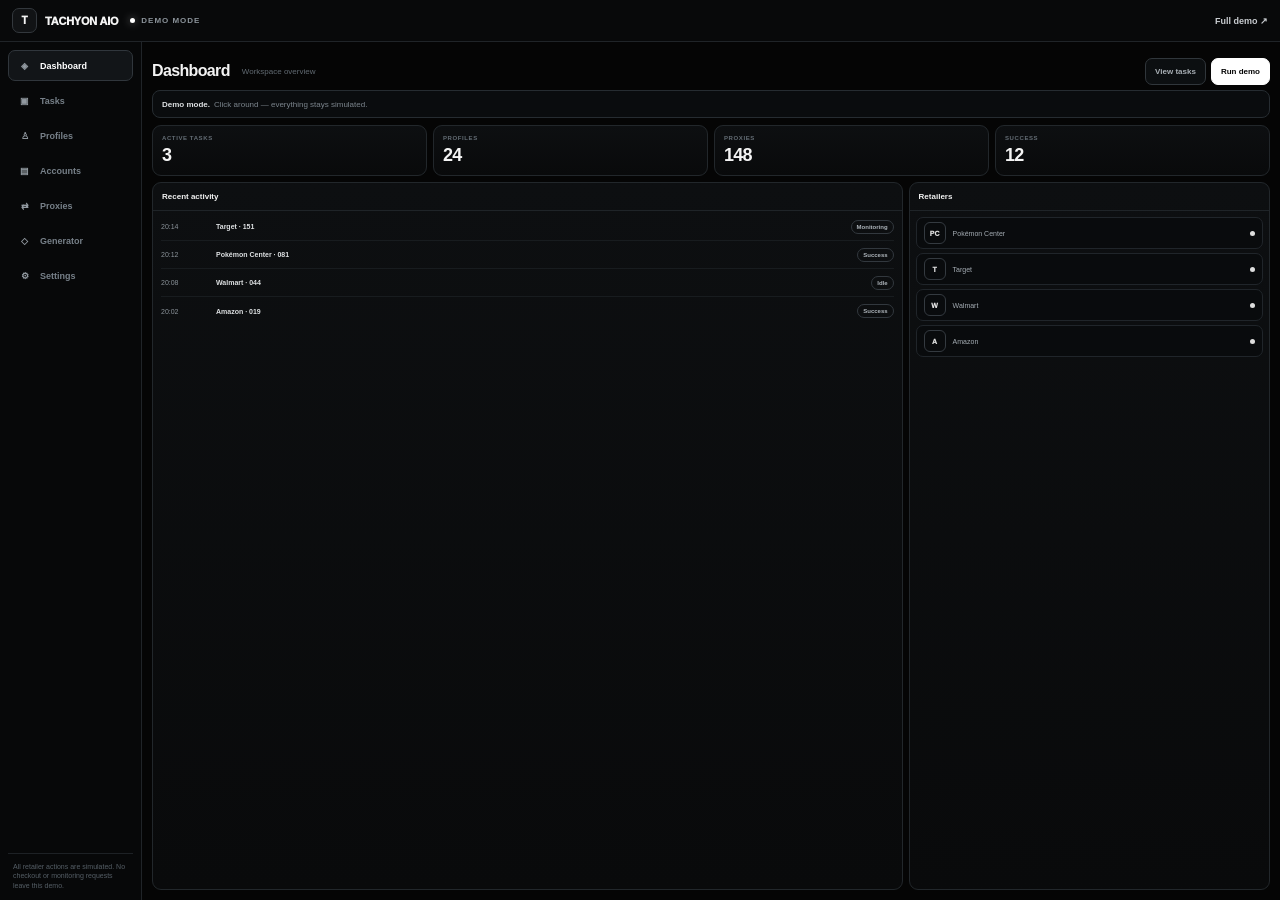
<file: demo/embed.html>
<!doctype html>
<html lang="en">
<head>
<meta charset="utf-8">
<meta name="viewport" content="width=device-width,initial-scale=1,maximum-scale=1,user-scalable=no">
<meta name="theme-color" content="#050505">
<title>Tachyon AIO — Mini Demo</title>
<style>
:root{--bg:#050505;--panel:#0a0c0e;--panel2:#0e1113;--line:#23272b;--text:#f4f4f4;--muted:#788089}
*{box-sizing:border-box}html,body{margin:0;width:100%;height:100%;overflow:hidden;background:var(--bg);color:var(--text);font-family:Inter,ui-sans-serif,-apple-system,BlinkMacSystemFont,"Segoe UI",Arial,sans-serif}button,input{font:inherit}button{cursor:pointer}.app{height:100vh;display:grid;grid-template-columns:142px 1fr;grid-template-rows:42px 1fr;background:#050505}.top{grid-column:1/-1;display:flex;align-items:center;padding:0 12px;border-bottom:1px solid #202428;background:#08090a}.brand{display:flex;align-items:center;gap:8px;font-weight:950;font-size:11px;letter-spacing:-.02em}.mark{width:25px;height:25px;display:grid;place-items:center;border:1px solid #33383d;border-radius:7px;background:#111315;font-size:10px}.mode{margin-left:12px;display:flex;align-items:center;gap:6px;color:#8b939a;font-size:8px;font-weight:900;letter-spacing:.12em;text-transform:uppercase}.mode:before{content:"";width:5px;height:5px;border-radius:50%;background:#fff;box-shadow:0 0 8px #fff8}.top a{margin-left:auto;color:#c9cdd1;text-decoration:none;font-size:9px;font-weight:850}.side{grid-column:1;grid-row:2;border-right:1px solid #202428;background:#070809;padding:8px;display:flex;flex-direction:column;gap:4px;overflow:hidden}.nav{height:31px;border:1px solid transparent;border-radius:7px;background:transparent;color:#778089;display:flex;align-items:center;gap:8px;padding:0 8px;text-align:left;font-size:9px;font-weight:850;white-space:nowrap}.nav .ico{width:15px;text-align:center;color:#929aa1}.nav:hover,.nav.active{background:#121518;border-color:#30363c;color:#fff}.side-foot{margin-top:auto;border-top:1px solid #1d2125;padding:8px 5px 1px;color:#555e66;font-size:7px;line-height:1.4}.main{grid-column:2;grid-row:2;min-width:0;overflow:hidden;padding:10px}.view{display:none;height:100%;overflow:hidden}.view.active{display:flex;flex-direction:column}.head{display:flex;align-items:center;gap:8px;height:38px;flex:0 0 auto}.head h1{margin:0;font-size:16px;letter-spacing:-.04em}.head p{margin:0 0 0 4px;color:#626b73;font-size:8px}.head .actions{margin-left:auto;display:flex;gap:5px}.btn{height:27px;border:1px solid #30363b;border-radius:7px;background:#0c0f11;color:#aab1b7;padding:0 9px;font-size:8px;font-weight:900}.btn.white{background:#fff;color:#050505;border-color:#fff}.btn:hover{border-color:#555e66;color:#fff}.btn.white:hover{color:#050505;background:#e9e9e9}.notice{height:28px;flex:0 0 auto;border:1px solid #262c31;border-radius:8px;background:#0a0c0e;color:#7c858d;padding:0 9px;display:flex;align-items:center;font-size:8px;margin-bottom:7px}.notice strong{color:#dfe2e4;margin-right:4px}.stats{display:grid;grid-template-columns:repeat(4,1fr);gap:6px;flex:0 0 auto;margin-bottom:6px}.card{border:1px solid #22272b;border-radius:9px;background:linear-gradient(180deg,#0d0f11,#090a0b)}.stat{padding:9px}.stat label{display:block;color:#646d75;font-size:6px;font-weight:900;letter-spacing:.1em;text-transform:uppercase}.stat b{display:block;font-size:18px;letter-spacing:-.04em;margin-top:4px}.lower{display:grid;grid-template-columns:1.35fr .65fr;gap:6px;min-height:0;flex:1}.panel{min-height:0;overflow:hidden}.panel-title{height:28px;padding:0 9px;display:flex;align-items:center;border-bottom:1px solid #1f2428;font-size:8px;font-weight:900}.activity{padding:2px 8px}.row{height:28px;border-bottom:1px solid #181c1f;display:grid;grid-template-columns:48px 1fr auto;align-items:center;gap:7px;font-size:7px;color:#8b939a}.row:last-child{border:0}.row strong{color:#dfe2e4;font-size:7px}.pill{border:1px solid #32383e;border-radius:999px;padding:3px 5px;font-size:6px;font-weight:900;color:#aeb5bb}.retailers{padding:6px;display:grid;gap:4px}.retailer{height:32px;border:1px solid #20252a;border-radius:7px;background:#090b0d;display:flex;align-items:center;gap:7px;padding:0 7px;font-size:7px;color:#a5adb4}.retailer i{width:22px;height:22px;border:1px solid #343a40;border-radius:6px;display:grid;place-items:center;font-style:normal;font-weight:950;color:#ddd}.retailer span:last-child{margin-left:auto;width:5px;height:5px;background:#ddd;border-radius:50%}.toolbar{height:35px;display:flex;align-items:center;gap:5px;flex:0 0 auto}.search{height:27px;flex:1;border:1px solid #282e33;border-radius:7px;background:#080a0c;color:#ddd;padding:0 8px;font-size:8px;outline:0}.table-wrap{min-height:0;flex:1;border:1px solid #22272b;border-radius:9px;background:#090b0c;overflow:hidden}.table{width:100%;border-collapse:collapse;table-layout:fixed}.table th{height:25px;text-align:left;padding:0 7px;color:#596169;font-size:6px;font-weight:900;text-transform:uppercase;letter-spacing:.08em;border-bottom:1px solid #23282c}.table td{height:31px;padding:0 7px;border-bottom:1px solid #181c1f;color:#98a1a8;font-size:7px;white-space:nowrap;overflow:hidden;text-overflow:ellipsis}.table tr:last-child td{border:0}.table strong{color:#e1e4e6}.mini-btn{height:22px;border:1px solid #2b3136;border-radius:6px;background:#0d1012;color:#9da5ac;padding:0 6px;font-size:7px}.grid2{display:grid;grid-template-columns:repeat(2,1fr);gap:6px;min-height:0;flex:1}.feature{padding:10px;display:flex;flex-direction:column;min-height:0}.feature .num{font-size:6px;color:#596169;font-weight:900}.feature h3{font-size:10px;margin:7px 0 4px}.feature p{font-size:7px;color:#6f7880;line-height:1.35;margin:0}.feature .btn{margin-top:auto;width:100%}.settings{display:grid;grid-template-columns:repeat(2,1fr);gap:6px;align-content:start}.setting{height:52px;padding:8px;display:flex;align-items:center;gap:8px}.setting strong{display:block;font-size:8px}.setting small{display:block;font-size:6px;color:#687078;margin-top:3px}.toggle{margin-left:auto;width:28px;height:16px;border-radius:999px;border:1px solid #363c42;background:#0a0c0e;padding:2px}.toggle:after{content:"";display:block;width:10px;height:10px;border-radius:50%;background:#707880}.toggle.on{background:#e8e8e8}.toggle.on:after{background:#090909;transform:translateX(12px)}.form{display:grid;grid-template-columns:1fr 1fr;gap:6px;align-content:start}.field{display:grid;gap:3px}.field label{font-size:6px;color:#697179;font-weight:900;text-transform:uppercase}.field input{height:28px;border:1px solid #2a3035;border-radius:7px;background:#080a0c;color:#ddd;padding:0 7px;font-size:8px}.span2{grid-column:1/-1}.toast{position:fixed;left:50%;bottom:8px;transform:translate(-50%,8px);opacity:0;pointer-events:none;background:#f2f2f2;color:#090909;border-radius:999px;padding:6px 9px;font-size:7px;font-weight:900;transition:.18s}.toast.show{opacity:1;transform:translate(-50%,0)}
@media(max-width:620px){.app{grid-template-columns:72px 1fr;grid-template-rows:36px 1fr}.top{padding:0 8px}.brand{font-size:8px}.mark{width:21px;height:21px;font-size:8px}.mode{display:none}.top a{font-size:7px}.side{padding:6px 4px;gap:2px}.nav{height:29px;padding:0 4px;justify-content:center;gap:0;font-size:0}.nav .ico{font-size:10px;width:auto}.side-foot{display:none}.main{padding:6px}.head{height:31px}.head h1{font-size:13px}.head p{display:none}.head .actions .btn:not(.white){display:none}.btn{height:23px;padding:0 6px;font-size:7px}.notice{height:24px;font-size:7px;margin-bottom:5px}.stats{grid-template-columns:repeat(2,1fr);gap:4px;margin-bottom:4px}.stat{padding:6px}.stat b{font-size:14px}.lower{grid-template-columns:1fr;gap:4px}.lower>.panel:last-child{display:none}.panel-title{height:24px}.row{height:24px;grid-template-columns:38px 1fr auto;font-size:6px}.row strong{font-size:6px}.toolbar{height:29px}.search{height:23px;font-size:7px}.table th{height:22px;font-size:5px;padding:0 4px}.table td{height:26px;font-size:6px;padding:0 4px}.table th:nth-child(3),.table td:nth-child(3),.table th:nth-child(5),.table td:nth-child(5){display:none}.mini-btn{height:19px;font-size:6px;padding:0 4px}.grid2,.settings,.form{grid-template-columns:1fr 1fr;gap:4px}.feature{padding:7px}.feature h3{font-size:8px;margin:5px 0 3px}.feature p{font-size:6px}.setting{height:43px;padding:6px}.setting strong{font-size:7px}.setting small{font-size:5px}.field input{height:24px;font-size:7px}.field label{font-size:5px}}
</style>
</head>
<body>
<div class="app">
<header class="top"><div class="brand"><span class="mark">T</span>TACHYON AIO</div><span class="mode">Demo mode</span><a href="/demo/" target="_top">Full demo ↗</a></header>
<aside class="side">
<button class="nav active" data-view="dashboard"><span class="ico">◈</span><span>Dashboard</span></button>
<button class="nav" data-view="tasks"><span class="ico">▣</span><span>Tasks</span></button>
<button class="nav" data-view="profiles"><span class="ico">♙</span><span>Profiles</span></button>
<button class="nav" data-view="accounts"><span class="ico">▤</span><span>Accounts</span></button>
<button class="nav" data-view="proxies"><span class="ico">⇄</span><span>Proxies</span></button>
<button class="nav" data-view="generator"><span class="ico">◇</span><span>Generator</span></button>
<button class="nav" data-view="settings"><span class="ico">⚙</span><span>Settings</span></button>
<div class="side-foot">All retailer actions are simulated. No checkout or monitoring requests leave this demo.</div>
</aside>
<main class="main">
<section class="view active" id="dashboard"><div class="head"><h1>Dashboard</h1><p>Workspace overview</p><div class="actions"><button class="btn" data-go="tasks">View tasks</button><button class="btn white" id="quickStart">Run demo</button></div></div><div class="notice"><strong>Demo mode.</strong> Click around — everything stays simulated.</div><div class="stats"><div class="card stat"><label>Active tasks</label><b id="activeStat">3</b></div><div class="card stat"><label>Profiles</label><b>24</b></div><div class="card stat"><label>Proxies</label><b>148</b></div><div class="card stat"><label>Success</label><b id="successStat">12</b></div></div><div class="lower"><div class="card panel"><div class="panel-title">Recent activity</div><div class="activity"><div class="row"><span>20:14</span><strong>Target · 151</strong><span class="pill">Monitoring</span></div><div class="row"><span>20:12</span><strong>Pokémon Center · 081</strong><span class="pill">Success</span></div><div class="row"><span>20:08</span><strong>Walmart · 044</strong><span class="pill">Idle</span></div><div class="row"><span>20:02</span><strong>Amazon · 019</strong><span class="pill">Success</span></div></div></div><div class="card panel"><div class="panel-title">Retailers</div><div class="retailers"><div class="retailer"><i>PC</i>Pokémon Center<span></span></div><div class="retailer"><i>T</i>Target<span></span></div><div class="retailer"><i>W</i>Walmart<span></span></div><div class="retailer"><i>A</i>Amazon<span></span></div></div></div></div></section>
<section class="view" id="tasks"><div class="head"><h1>Tasks</h1><p>Create and run simulated tasks</p><div class="actions"><button class="btn white" id="addTask">+ Add task</button></div></div><div class="toolbar"><input class="search" placeholder="Search tasks"><button class="btn" id="startAll">Start all</button></div><div class="table-wrap"><table class="table"><thead><tr><th>Task</th><th>Retailer</th><th>Product</th><th>Status</th><th>Profile</th><th>Action</th></tr></thead><tbody id="taskRows"><tr><td><strong>151</strong></td><td>Target</td><td>Pokémon 30th ETB</td><td class="state">Monitoring</td><td>Jordan 01</td><td><button class="mini-btn run">Run</button></td></tr><tr><td><strong>081</strong></td><td>Pokémon Center</td><td>Booster Bundle</td><td class="state">Success</td><td>Jordan 03</td><td><button class="mini-btn run">Run</button></td></tr><tr><td><strong>044</strong></td><td>Walmart</td><td>UPC</td><td class="state">Idle</td><td>Jordan 08</td><td><button class="mini-btn run">Run</button></td></tr><tr><td><strong>019</strong></td><td>Amazon</td><td>Premium Collection</td><td class="state">Idle</td><td>Jordan 12</td><td><button class="mini-btn run">Run</button></td></tr></tbody></table></div></section>
<section class="view" id="profiles"><div class="head"><h1>Profiles</h1><p>Checkout identities</p><div class="actions"><button class="btn white" data-toast="Profile created">+ Profile</button></div></div><div class="grid2"><div class="card feature"><span class="num">PROFILE 01</span><h3>Jordan — Primary</h3><p>Delaware · Visa •••• 1842<br>Default shipping and billing profile.</p><button class="btn" data-toast="Profile opened">Edit profile</button></div><div class="card feature"><span class="num">PROFILE 02</span><h3>Jordan — Backup</h3><p>New Jersey · Mastercard •••• 7310<br>Alternate checkout profile.</p><button class="btn" data-toast="Profile opened">Edit profile</button></div><div class="card feature"><span class="num">PROFILE 03</span><h3>Catch-all 01</h3><p>Randomized demo contact data.<br>No real payment information.</p><button class="btn" data-toast="Profile opened">Edit profile</button></div><div class="card feature"><span class="num">PROFILE 04</span><h3>Catch-all 02</h3><p>Second simulated checkout identity.<br>Ready for task assignment.</p><button class="btn" data-toast="Profile opened">Edit profile</button></div></div></section>
<section class="view" id="accounts"><div class="head"><h1>Accounts</h1><p>Retailer account groups</p><div class="actions"><button class="btn white" data-toast="Account added">+ Account</button></div></div><div class="grid2"><div class="card feature"><span class="num">POKÉMON CENTER</span><h3>18 accounts</h3><p>16 ready · 2 paused</p><button class="btn" data-toast="Account group opened">Open group</button></div><div class="card feature"><span class="num">TARGET</span><h3>12 accounts</h3><p>12 ready · cookies current</p><button class="btn" data-toast="Account group opened">Open group</button></div><div class="card feature"><span class="num">WALMART</span><h3>9 accounts</h3><p>8 ready · 1 needs login</p><button class="btn" data-toast="Account group opened">Open group</button></div><div class="card feature"><span class="num">AMAZON</span><h3>6 accounts</h3><p>6 ready · demo credentials only</p><button class="btn" data-toast="Account group opened">Open group</button></div></div></section>
<section class="view" id="proxies"><div class="head"><h1>Proxies</h1><p>Pool health</p><div class="actions"><button class="btn white" data-toast="Proxy test simulated">Test all</button></div></div><div class="stats"><div class="card stat"><label>Total</label><b>148</b></div><div class="card stat"><label>Healthy</label><b>141</b></div><div class="card stat"><label>ISP</label><b>100</b></div><div class="card stat"><label>Residential</label><b>48</b></div></div><div class="table-wrap"><table class="table"><thead><tr><th>Pool</th><th>Type</th><th>Count</th><th>Status</th><th>Latency</th><th>Action</th></tr></thead><tbody><tr><td><strong>Target ISP</strong></td><td>ISP</td><td>50</td><td>Healthy</td><td>118ms</td><td><button class="mini-btn" data-toast="Test passed">Test</button></td></tr><tr><td><strong>PKC ISP</strong></td><td>ISP</td><td>50</td><td>Healthy</td><td>104ms</td><td><button class="mini-btn" data-toast="Test passed">Test</button></td></tr><tr><td><strong>Residential 01</strong></td><td>Resi</td><td>24</td><td>Healthy</td><td>212ms</td><td><button class="mini-btn" data-toast="Test passed">Test</button></td></tr><tr><td><strong>Residential 02</strong></td><td>Resi</td><td>24</td><td>Healthy</td><td>229ms</td><td><button class="mini-btn" data-toast="Test passed">Test</button></td></tr></tbody></table></div></section>
<section class="view" id="generator"><div class="head"><h1>Generator</h1><p>Build demo task data</p><div class="actions"><button class="btn white" id="generate">Generate</button></div></div><div class="form"><div class="field"><label>Retailer</label><input value="Pokémon Center"></div><div class="field"><label>Group</label><input value="30th Anniversary"></div><div class="field span2"><label>Product keywords</label><input value="ETB, booster bundle, UPC"></div><div class="field"><label>Quantity</label><input value="1"></div><div class="field"><label>Profile group</label><input value="Primary Profiles"></div></div><div class="card feature" style="margin-top:6px;flex:1"><span class="num">OUTPUT</span><h3 id="genTitle">Ready to generate</h3><p id="genText">Use the fields above, then generate a simulated Tachyon task group.</p></div></section>
<section class="view" id="settings"><div class="head"><h1>Settings</h1><p>Local demo preferences</p></div><div class="settings"><div class="card setting"><div><strong>Desktop notifications</strong><small>Show simulated task alerts</small></div><button class="toggle on"></button></div><div class="card setting"><div><strong>Sound alerts</strong><small>Play success feedback</small></div><button class="toggle"></button></div><div class="card setting"><div><strong>Compact task rows</strong><small>Fit more tasks on screen</small></div><button class="toggle on"></button></div><div class="card setting"><div><strong>Auto-start monitors</strong><small>Demo preference only</small></div><button class="toggle"></button></div></div></section>
</main>
</div><div class="toast" id="toast">Demo action</div>
<script>
const navs=[...document.querySelectorAll('.nav')],views=[...document.querySelectorAll('.view')],toast=document.getElementById('toast');
function show(id){navs.forEach(n=>n.classList.toggle('active',n.dataset.view===id));views.forEach(v=>v.classList.toggle('active',v.id===id));}
navs.forEach(n=>n.onclick=()=>show(n.dataset.view));document.querySelectorAll('[data-go]').forEach(b=>b.onclick=()=>show(b.dataset.go));
function say(t){toast.textContent=t;toast.classList.add('show');clearTimeout(window.tt);window.tt=setTimeout(()=>toast.classList.remove('show'),1300)}
document.querySelectorAll('[data-toast]').forEach(b=>b.onclick=()=>say(b.dataset.toast));
document.querySelectorAll('.toggle').forEach(b=>b.onclick=()=>b.classList.toggle('on'));
function run(btn){const tr=btn.closest('tr'),s=tr.querySelector('.state'),states=['Initializing','Monitoring','Product found','Adding to cart','Success'];let i=0;s.textContent=states[i];const timer=setInterval(()=>{i++;s.textContent=states[i];if(i===states.length-1){clearInterval(timer);say('Simulated task success');}},420)}
document.addEventListener('click',e=>{if(e.target.classList.contains('run'))run(e.target)});
document.getElementById('startAll').onclick=()=>{[...document.querySelectorAll('.run')].forEach((b,i)=>setTimeout(()=>run(b),i*120));say('Starting simulated tasks')};
document.getElementById('quickStart').onclick=()=>{show('tasks');setTimeout(()=>document.querySelector('.run').click(),180)};
document.getElementById('addTask').onclick=()=>say('Demo task created');
document.getElementById('generate').onclick=()=>{document.getElementById('genTitle').textContent='4 demo tasks generated';document.getElementById('genText').textContent='Pokémon Center · 30th Anniversary · assigned to Primary Profiles';say('Task group generated')};
</script>
</body></html>
</file>
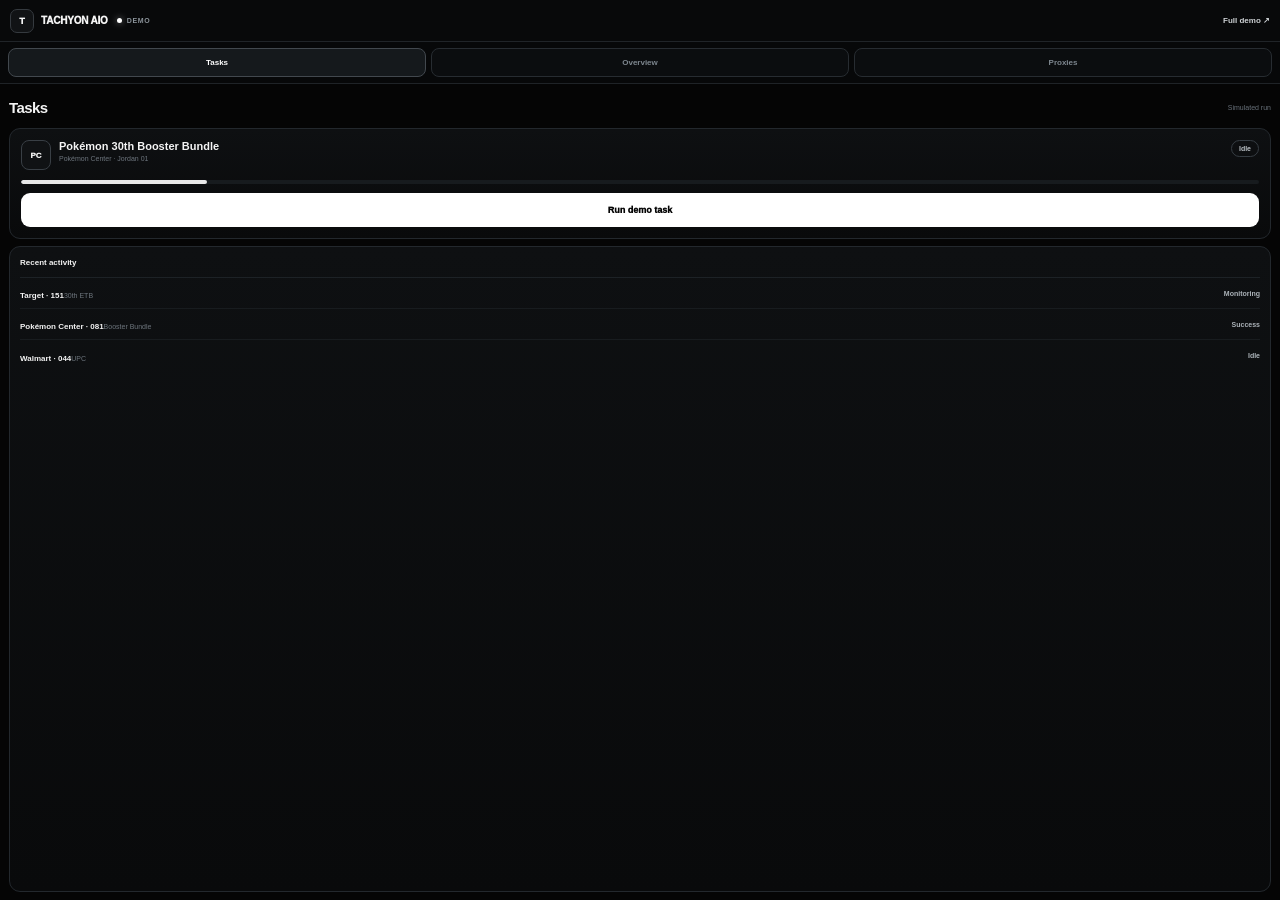
<file: demo/mobile-embed.html>
<!doctype html>
<html lang="en">
<head>
<meta charset="utf-8">
<meta name="viewport" content="width=device-width,initial-scale=1,maximum-scale=1,user-scalable=no">
<meta name="theme-color" content="#050505">
<title>Tachyon AIO — Mobile Demo</title>
<style>
:root{--bg:#050505;--panel:#0a0c0e;--line:#24282c;--text:#f4f4f4;--muted:#7f878f}
*{box-sizing:border-box}html,body{margin:0;width:100%;height:100%;overflow:hidden;background:var(--bg);color:var(--text);font-family:Inter,ui-sans-serif,-apple-system,BlinkMacSystemFont,"Segoe UI",Arial,sans-serif}button{font:inherit;cursor:pointer}.app{height:100vh;display:flex;flex-direction:column;background:#050505}.top{height:42px;flex:0 0 42px;display:flex;align-items:center;padding:0 10px;border-bottom:1px solid #202428;background:#08090a}.brand{display:flex;align-items:center;gap:7px;font-size:10px;font-weight:950;letter-spacing:-.02em}.mark{width:24px;height:24px;border:1px solid #353a3f;border-radius:7px;display:grid;place-items:center;background:#111315;font-size:9px}.demo{margin-left:9px;display:flex;align-items:center;gap:5px;color:#8b939a;font-size:7px;font-weight:900;text-transform:uppercase;letter-spacing:.1em}.demo:before{content:"";width:5px;height:5px;border-radius:50%;background:#fff;box-shadow:0 0 7px #fff8}.top a{margin-left:auto;color:#cfd3d6;text-decoration:none;font-size:8px;font-weight:850}.tabs{height:42px;flex:0 0 42px;display:grid;grid-template-columns:repeat(3,1fr);gap:5px;padding:6px 8px;border-bottom:1px solid #1f2327;background:#070809}.tab{border:1px solid #272c31;border-radius:8px;background:#0b0d0f;color:#7e878f;font-size:8px;font-weight:900}.tab.active{background:#15191c;border-color:#42484e;color:#fff}.main{flex:1;min-height:0;padding:9px 9px 8px;overflow:hidden}.view{display:none;height:100%;overflow:hidden}.view.active{display:flex;flex-direction:column;gap:7px}.head{height:28px;display:flex;align-items:center;flex:0 0 auto}.head h1{margin:0;font-size:15px;letter-spacing:-.04em}.head span{margin-left:auto;color:#68717a;font-size:7px}.card{border:1px solid #23282d;border-radius:11px;background:linear-gradient(180deg,#0e1012,#090a0b)}.task{padding:11px;flex:0 0 auto}.task-top{display:flex;align-items:flex-start;gap:8px}.retailer{width:30px;height:30px;border:1px solid #393f45;border-radius:8px;display:grid;place-items:center;font-size:8px;font-weight:950;background:#101214}.task-copy{min-width:0;flex:1}.task-copy strong{display:block;font-size:11px;white-space:nowrap;overflow:hidden;text-overflow:ellipsis}.task-copy small{display:block;color:#6d757d;font-size:7px;margin-top:3px}.status{margin-left:auto;border:1px solid #363d43;border-radius:999px;padding:4px 7px;color:#b8bec3;font-size:7px;font-weight:900;white-space:nowrap}.progress{height:4px;background:#171b1e;border-radius:99px;overflow:hidden;margin:10px 0 9px}.progress i{display:block;width:15%;height:100%;background:#e8e8e8;border-radius:99px;transition:width .35s ease}.run{height:34px;width:100%;border:0;border-radius:9px;background:#fff;color:#050505;font-size:9px;font-weight:950}.run:disabled{opacity:.55}.activity{padding:0 10px;flex:1;min-height:0;overflow:hidden}.activity-title{height:31px;display:flex;align-items:center;border-bottom:1px solid #1d2226;font-size:8px;font-weight:900}.row{height:31px;display:grid;grid-template-columns:1fr auto;align-items:center;border-bottom:1px solid #181c1f;gap:8px}.row:last-child{border:0}.row strong{font-size:8px}.row small{font-size:7px;color:#6d757d}.row b{font-size:7px;color:#adb4ba;font-weight:850}.mini-grid{display:grid;grid-template-columns:1fr 1fr;gap:7px;flex:1;min-height:0}.mini{padding:10px;display:flex;flex-direction:column}.mini label{font-size:7px;color:#69717a;text-transform:uppercase;font-weight:900;letter-spacing:.08em}.mini b{font-size:20px;margin-top:5px;letter-spacing:-.04em}.mini p{margin:auto 0 0;color:#687078;font-size:7px;line-height:1.35}.list{display:grid;gap:6px;flex:1;align-content:start}.list-row{height:46px;padding:0 10px;display:flex;align-items:center;gap:8px}.list-row i{width:28px;height:28px;border:1px solid #363d43;border-radius:8px;display:grid;place-items:center;font-style:normal;font-size:8px;font-weight:950}.list-row strong{font-size:8px}.list-row small{display:block;color:#687078;font-size:7px;margin-top:2px}.list-row span{margin-left:auto;font-size:7px;color:#aeb5bb}.toast{position:fixed;left:50%;bottom:8px;transform:translate(-50%,8px);opacity:0;pointer-events:none;background:#f1f1f1;color:#050505;border-radius:999px;padding:7px 10px;font-size:7px;font-weight:950;transition:.18s}.toast.show{opacity:1;transform:translate(-50%,0)}
</style>
</head>
<body>
<div class="app">
<header class="top"><div class="brand"><span class="mark">T</span>TACHYON AIO</div><span class="demo">Demo</span><a href="/demo/" target="_top">Full demo ↗</a></header>
<nav class="tabs"><button class="tab active" data-view="tasks">Tasks</button><button class="tab" data-view="dashboard">Overview</button><button class="tab" data-view="proxies">Proxies</button></nav>
<main class="main">
<section class="view active" id="tasks"><div class="head"><h1>Tasks</h1><span>Simulated run</span></div><div class="card task"><div class="task-top"><div class="retailer">PC</div><div class="task-copy"><strong>Pokémon 30th Booster Bundle</strong><small>Pokémon Center · Jordan 01</small></div><span class="status" id="status">Idle</span></div><div class="progress"><i id="bar"></i></div><button class="run" id="run">Run demo task</button></div><div class="card activity"><div class="activity-title">Recent activity</div><div class="row"><div><strong>Target · 151</strong><small>30th ETB</small></div><b>Monitoring</b></div><div class="row"><div><strong>Pokémon Center · 081</strong><small>Booster Bundle</small></div><b>Success</b></div><div class="row"><div><strong>Walmart · 044</strong><small>UPC</small></div><b>Idle</b></div></div></section>
<section class="view" id="dashboard"><div class="head"><h1>Overview</h1><span>Workspace</span></div><div class="mini-grid"><div class="card mini"><label>Active tasks</label><b id="active">3</b><p>Tasks currently monitoring in this demo workspace.</p></div><div class="card mini"><label>Success</label><b id="success">12</b><p>Simulated completed task results.</p></div><div class="card mini"><label>Profiles</label><b>24</b><p>Saved demo checkout profiles.</p></div><div class="card mini"><label>Proxies</label><b>148</b><p>Sample proxy pool entries.</p></div></div></section>
<section class="view" id="proxies"><div class="head"><h1>Proxies</h1><span>Sample pool</span></div><div class="list"><div class="card list-row"><i>1</i><div><strong>ISP US East</strong><small>34 endpoints</small></div><span>Ready</span></div><div class="card list-row"><i>2</i><div><strong>Residential</strong><small>62 endpoints</small></div><span>Ready</span></div><div class="card list-row"><i>3</i><div><strong>Backup pool</strong><small>52 endpoints</small></div><span>Ready</span></div></div></section>
</main></div><div class="toast" id="toast">Demo task complete</div>
<script>
const tabs=[...document.querySelectorAll('.tab')],views=[...document.querySelectorAll('.view')];
tabs.forEach(t=>t.onclick=()=>{tabs.forEach(x=>x.classList.toggle('active',x===t));views.forEach(v=>v.classList.toggle('active',v.id===t.dataset.view))});
const run=document.getElementById('run'),status=document.getElementById('status'),bar=document.getElementById('bar'),toast=document.getElementById('toast');
let running=false;function sleep(ms){return new Promise(r=>setTimeout(r,ms))}
run.onclick=async()=>{if(running)return;running=true;run.disabled=true;const steps=[['Initializing','24%'],['Monitoring','46%'],['Product Found','68%'],['Adding to Cart','86%'],['Demo Success','100%']];for(const [s,w] of steps){status.textContent=s;bar.style.width=w;await sleep(520)}document.getElementById('success').textContent='13';toast.classList.add('show');setTimeout(()=>toast.classList.remove('show'),1200);await sleep(350);run.disabled=false;run.textContent='Run again';running=false};
</script>
</body></html>
</file>
<file: styles.css>
:root{
  --bg:#050505;
  --surface:#0b0b0b;
  --surface2:#111;
  --line:#242424;
  --text:#f5f5f5;
  --muted:#a7a7a7;
  --soft:#707070;
  --white:#fff;
  --radius:22px;
  --shadow:0 24px 90px rgba(0,0,0,.48);
}
*{box-sizing:border-box}
html{scroll-behavior:smooth;background:var(--bg)}
body{margin:0;background:
 radial-gradient(circle at 50% 0%,rgba(255,255,255,.055),transparent 32rem),
 var(--bg);color:var(--text);font-family:Inter,ui-sans-serif,-apple-system,BlinkMacSystemFont,"Segoe UI",Arial,sans-serif;line-height:1.5}
a{color:inherit;text-decoration:none}
button{font:inherit}
.container{width:min(1180px,calc(100% - 40px));margin:0 auto}
.nav{position:sticky;top:0;z-index:50;background:rgba(5,5,5,.82);backdrop-filter:blur(18px);border-bottom:1px solid rgba(255,255,255,.07)}
.nav-inner{height:76px;display:flex;align-items:center;justify-content:space-between;gap:22px}
.brand{display:flex;align-items:center;gap:12px;font-weight:800;letter-spacing:-.02em}
.brand img{width:42px;height:42px;border-radius:12px;object-fit:cover;border:1px solid #1e1e1e}
.nav-links{display:flex;align-items:center;gap:28px;color:#bbb;font-size:14px;font-weight:650}
.nav-links a:hover{color:#fff}
.nav-actions{display:flex;gap:10px;align-items:center}
.btn{border:1px solid #303030;background:#101010;color:#fff;padding:12px 18px;border-radius:999px;font-weight:750;display:inline-flex;align-items:center;justify-content:center;gap:9px;transition:.2s ease;cursor:pointer}
.btn:hover{transform:translateY(-1px);border-color:#555;background:#151515}
.btn.primary{background:#fff;color:#050505;border-color:#fff}
.btn.primary:hover{background:#e7e7e7}
.hero{padding:92px 0 52px;text-align:center;overflow:hidden}
.eyebrow{display:inline-flex;align-items:center;gap:10px;border:1px solid #252525;border-radius:999px;padding:8px 13px;color:#c4c4c4;background:#0b0b0b;font-size:12px;font-weight:800;letter-spacing:.13em;text-transform:uppercase}
.eyebrow i{width:6px;height:6px;background:#fff;border-radius:50%;box-shadow:0 0 12px rgba(255,255,255,.7)}
h1{font-size:clamp(52px,8vw,98px);line-height:.92;letter-spacing:-.065em;margin:26px auto 22px;max-width:1050px}
.hero p{max-width:760px;margin:0 auto;color:#aaa;font-size:clamp(17px,2vw,21px)}
.hero-actions{display:flex;justify-content:center;gap:12px;flex-wrap:wrap;margin:32px 0 44px}
.hero-visual{position:relative;margin:0 auto;width:min(1200px,calc(100% - 16px));border:1px solid #242424;border-radius:28px;overflow:hidden;background:#090909;box-shadow:var(--shadow)}
.hero-visual:before{content:"";position:absolute;inset:0;z-index:1;box-shadow:inset 0 0 0 1px rgba(255,255,255,.03),inset 0 -80px 140px rgba(0,0,0,.28);pointer-events:none}
.hero-visual img{display:block;width:100%;height:auto}
.supported{padding:30px 0 88px}
.supported-label{text-align:center;color:#666;font-size:12px;text-transform:uppercase;letter-spacing:.16em;font-weight:800;margin-bottom:22px}
.retailers{display:grid;grid-template-columns:repeat(4,1fr);border:1px solid #222;border-radius:18px;overflow:hidden;background:#090909}
.retailer{padding:24px 16px;text-align:center;font-weight:850;letter-spacing:.04em;border-right:1px solid #222}
.retailer:last-child{border:0}
.section{padding:94px 0}
.section-head{display:grid;grid-template-columns:1.2fr .8fr;gap:32px;align-items:end;margin-bottom:38px}
.kicker{font-size:12px;text-transform:uppercase;letter-spacing:.16em;color:#777;font-weight:800;margin-bottom:12px}
h2{font-size:clamp(38px,5vw,68px);line-height:1;letter-spacing:-.055em;margin:0}
.section-head p{margin:0;color:#999;font-size:17px;max-width:520px;justify-self:end}
.feature-grid{display:grid;grid-template-columns:repeat(3,1fr);gap:14px}
.card{background:linear-gradient(180deg,#101010,#090909);border:1px solid #232323;border-radius:var(--radius);padding:28px;min-height:220px;position:relative;overflow:hidden}
.card:after{content:"";position:absolute;right:-100px;bottom:-120px;width:220px;height:220px;border:1px solid rgba(255,255,255,.07);border-radius:50%}
.num{font-size:11px;color:#777;letter-spacing:.14em;font-weight:850}
.card h3{font-size:22px;letter-spacing:-.03em;margin:34px 0 10px}
.card p{color:#8f8f8f;margin:0}
.showcase{display:grid;grid-template-columns:1fr 1fr;gap:18px}
.shot{border:1px solid #232323;background:#080808;border-radius:22px;overflow:hidden}
.shot img{display:block;width:100%;aspect-ratio:16/10;object-fit:cover;object-position:top}
.shot-copy{padding:22px 24px}
.shot-copy strong{display:block;font-size:18px;margin-bottom:6px}
.shot-copy span{color:#888;font-size:14px}
.dashboard-wide{grid-column:1/-1}
.dashboard-wide img{aspect-ratio:16/8.6}
.pricing{background:#080808;border-top:1px solid #1a1a1a;border-bottom:1px solid #1a1a1a}
.price-grid{display:grid;grid-template-columns:repeat(4,1fr);gap:14px}
.price-card{padding:26px;border:1px solid #242424;background:#0d0d0d;border-radius:22px;display:flex;flex-direction:column;min-height:390px}
.price-card.popular{border-color:#666;box-shadow:0 0 0 1px rgba(255,255,255,.12)}
.badge{font-size:10px;font-weight:900;letter-spacing:.12em;text-transform:uppercase;color:#111;background:#fff;padding:6px 9px;border-radius:999px;align-self:flex-start;margin-bottom:26px}
.price-name{font-size:14px;color:#aaa;font-weight:800;text-transform:uppercase;letter-spacing:.08em}
.price{font-size:43px;font-weight:900;letter-spacing:-.055em;margin:10px 0 4px}
.renew{color:#777;font-size:13px;min-height:40px}
.price-card ul{padding:0;margin:24px 0 30px;list-style:none;color:#a0a0a0;font-size:14px}
.price-card li{padding:7px 0}
.price-card li:before{content:"✓";color:#fff;margin-right:8px;font-weight:900}
.price-card .btn{margin-top:auto}
.faq-list{border-top:1px solid #242424}
details{border-bottom:1px solid #242424;padding:22px 0}
summary{cursor:pointer;font-weight:800;font-size:18px;list-style:none;display:flex;justify-content:space-between;gap:20px}
summary::-webkit-details-marker{display:none}
summary:after{content:"+";font-size:23px;color:#888}
details[open] summary:after{content:"−"}
details p{color:#8f8f8f;max-width:850px;margin:14px 0 0}
.cta{padding:110px 0}
.cta-box{border:1px solid #262626;border-radius:30px;background:
 radial-gradient(circle at 50% -40%,rgba(255,255,255,.11),transparent 45%),
 #0a0a0a;text-align:center;padding:70px 30px;overflow:hidden}
.cta-box h2{max-width:760px;margin:0 auto 18px}
.cta-box p{color:#929292;max-width:650px;margin:0 auto 28px}
.footer{border-top:1px solid #1d1d1d;padding:34px 0 48px;color:#777;font-size:13px}
.footer-row{display:flex;justify-content:space-between;gap:24px;align-items:center}
.footer-links{display:flex;gap:20px;flex-wrap:wrap}
.mobile-toggle{display:none;background:none;border:0;color:#fff;font-size:24px}
.mobile-menu{display:none;padding:0 20px 18px}
.mobile-menu a{display:block;padding:11px 0;color:#aaa;font-weight:700}
.mobile-menu.open{display:block}
.fade{opacity:0;transform:translateY(18px);transition:.65s ease}
.fade.in{opacity:1;transform:none}
@media(max-width:900px){
 .nav-links,.nav-actions .secondary{display:none}
 .mobile-toggle{display:block}
 .hero{padding-top:68px}
 .section-head{grid-template-columns:1fr}
 .section-head p{justify-self:start}
 .feature-grid{grid-template-columns:1fr}
 .showcase{grid-template-columns:1fr}
 .dashboard-wide{grid-column:auto}
 .price-grid{grid-template-columns:1fr 1fr}
 .retailers{grid-template-columns:1fr 1fr}
 .retailer:nth-child(2){border-right:0}
 .retailer:nth-child(-n+2){border-bottom:1px solid #222}
}
@media(max-width:580px){
 .container{width:min(100% - 28px,1180px)}
 .nav-inner{height:68px}
 .brand span{font-size:15px}
 .hero{padding:52px 0 34px}
 h1{font-size:52px}
 .hero p{font-size:16px}
 .hero-actions .btn{width:100%}
 .hero-visual{border-radius:18px}
 .supported{padding-bottom:58px}
 .section{padding:68px 0}
 .price-grid{grid-template-columns:1fr}
 .retailers{grid-template-columns:1fr}
 .retailer{border-right:0;border-bottom:1px solid #222}
 .retailer:last-child{border-bottom:0}
 .footer-row{align-items:flex-start;flex-direction:column}
 .cta{padding:70px 0}
 .cta-box{padding:48px 20px}
}


.hero-note{display:flex;justify-content:center;gap:20px;flex-wrap:wrap;color:#666;font-size:11px;margin-top:14px;letter-spacing:.04em}
.stock-note{font-size:11px;color:#777;margin-top:10px;text-align:center}
.toast{position:fixed;left:50%;bottom:28px;transform:translate(-50%,20px);background:#fff;color:#080808;border-radius:999px;padding:12px 18px;font-size:13px;font-weight:800;z-index:99;opacity:0;pointer-events:none;transition:.25s ease;box-shadow:0 12px 40px rgba(0,0,0,.4)}
.toast.show{opacity:1;transform:translate(-50%,0)}
.legal-page{padding:80px 0 120px}
.legal-wrap{max-width:850px}.legal-wrap h1{font-size:64px;margin:50px 0 20px;line-height:1}.legal-wrap h2{font-size:26px;letter-spacing:-.03em;margin-top:44px}.legal-wrap p,.legal-wrap li{color:#9b9b9b}.legal-wrap ul{padding-left:22px}.legal-back{display:inline-flex;margin-top:18px;color:#aaa;font-weight:700}.legal-back:hover{color:#fff}
.footer-links a:hover{color:#fff}
.price-card .btn{width:100%}
@media(prefers-reduced-motion:reduce){*{scroll-behavior:auto!important;animation:none!important;transition:none!important}.fade{opacity:1;transform:none}}
@media(max-width:580px){.eyebrow{font-size:10px;letter-spacing:.09em}.legal-wrap h1{font-size:48px}}

html,body{background-color:#050505!important;color:#f5f5f5!important}
.btn,.btn.primary{background:#fff!important;color:#050505!important;border-color:#fff!important}
.btn:hover,.btn.primary:hover{background:#e9e9e9!important;color:#050505!important}


/* V6 populated product showcase */
.product-showcase{padding-top:96px}
.product-stack{display:grid;gap:18px}
.product-panel{border:1px solid #242424;background:linear-gradient(180deg,#0d0d0d,#080808);border-radius:26px;overflow:hidden;display:grid;grid-template-columns:.38fr .62fr;min-height:470px;box-shadow:0 20px 60px rgba(0,0,0,.22)}
.product-panel-main{grid-template-columns:.32fr .68fr;min-height:560px}
.product-panel-split{grid-template-columns:.38fr .62fr}
.product-panel.reverse{grid-template-columns:.38fr .62fr}
.product-copy{padding:42px 36px;display:flex;flex-direction:column;justify-content:center;position:relative}
.product-index{font-size:11px;color:#737373;letter-spacing:.15em;font-weight:850;margin-bottom:22px}
.product-copy h3{font-size:clamp(30px,3.5vw,50px);line-height:1;letter-spacing:-.045em;margin:0 0 16px}
.product-copy p{color:#969696;margin:0;max-width:430px;font-size:16px}
.mini-points{display:flex;gap:8px;flex-wrap:wrap;margin-top:26px}
.mini-points span{font-size:11px;font-weight:800;color:#d3d3d3;border:1px solid #2a2a2a;background:#0a0a0a;border-radius:999px;padding:8px 10px}
.product-image-wrap{align-self:stretch;display:flex;align-items:center;justify-content:center;padding:20px 20px 20px 0;position:relative;overflow:hidden}
.product-image-wrap:before{content:"";position:absolute;inset:14% 8% 10% 10%;background:radial-gradient(circle,rgba(255,255,255,.055),transparent 65%);filter:blur(18px)}
.product-image-wrap picture{width:100%;position:relative;z-index:1}
.product-image-wrap img{width:100%;display:block;border-radius:15px;border:1px solid #242424;box-shadow:0 30px 90px rgba(0,0,0,.5)}
.product-panel-main .product-image-wrap img{max-height:520px;object-fit:cover;object-position:top}
.product-panel-split .product-image-wrap img{max-height:430px;object-fit:cover;object-position:top}
.product-footer-note{display:grid;grid-template-columns:repeat(6,1fr);margin-top:18px;border:1px solid #202020;border-radius:16px;overflow:hidden;background:#080808}
.product-footer-note span{text-align:center;padding:16px 8px;border-right:1px solid #202020;color:#878787;font-size:11px;font-weight:850;letter-spacing:.08em;text-transform:uppercase}
.product-footer-note span:last-child{border-right:0}
@media(max-width:900px){
 .product-panel,.product-panel-main,.product-panel-split,.product-panel.reverse{grid-template-columns:1fr;min-height:auto}
 .product-copy{padding:34px 28px 10px}
 .product-image-wrap{padding:24px 20px 22px}
 .product-footer-note{grid-template-columns:repeat(3,1fr)}
 .product-footer-note span:nth-child(3n){border-right:0}
 .product-footer-note span:nth-child(-n+3){border-bottom:1px solid #202020}
}
@media(max-width:580px){
 .product-showcase{padding-top:68px}
 .product-panel{border-radius:20px}
 .product-copy{padding:28px 22px 8px}
 .product-copy h3{font-size:34px}
 .product-copy p{font-size:15px}
 .product-image-wrap{padding:20px 14px 16px}
 .product-image-wrap img{border-radius:10px}
 .product-footer-note{grid-template-columns:repeat(2,1fr)}
 .product-footer-note span{border-bottom:1px solid #202020}
 .product-footer-note span:nth-child(2n){border-right:0}
 .product-footer-note span:nth-last-child(-n+2){border-bottom:0}
}

/* V9: CSS-only retailer brand marks. No SVG/image dependencies. */
.supported{padding:42px 0 92px}
.supported-head{display:grid;grid-template-columns:1.1fr .9fr;gap:34px;align-items:end;margin-bottom:24px}
.supported-head .supported-label{text-align:left;margin:0 0 10px;color:#666}
.supported-head h3{font-size:clamp(30px,3.6vw,48px);line-height:.98;letter-spacing:-.05em;margin:0}
.supported-head p{margin:0;color:#8f8f8f;max-width:500px;justify-self:end;font-size:15px}
.retailer-grid{display:grid;grid-template-columns:repeat(4,1fr);gap:12px;border:0;border-radius:0;overflow:visible;background:transparent}
.retailer-card{min-height:174px;border:1px solid #242424;border-radius:20px;background:linear-gradient(180deg,#0e0e0e,#080808);padding:23px 22px;display:flex;flex-direction:column;justify-content:space-between;position:relative;overflow:hidden;transition:.22s ease}
.retailer-card:before{content:"";position:absolute;width:180px;height:180px;border:1px solid rgba(255,255,255,.055);border-radius:50%;right:-100px;top:-100px;transition:.22s ease}
.retailer-card:hover{transform:translateY(-3px);border-color:#444;background:linear-gradient(180deg,#111,#090909)}
.retailer-card:hover:before{transform:scale(1.12);border-color:rgba(255,255,255,.10)}
.brand-mark{height:78px;display:flex;align-items:center;color:#f7f7f7;position:relative;z-index:1}
.retailer-meta{display:flex;justify-content:space-between;align-items:center;gap:15px;border-top:1px solid #202020;padding-top:15px;position:relative;z-index:1}
.retailer-meta strong{font-size:14px;letter-spacing:-.01em}
.retailer-meta span{font-size:9px;color:#777;text-transform:uppercase;letter-spacing:.14em;font-weight:900}
.retailer-footnote{text-align:center;color:#585858;font-size:11px;margin-top:14px}

/* Pokémon Center */
.pokemon-mark{gap:15px}
.pokeball{width:54px;height:54px;border:5px solid currentColor;border-radius:50%;position:relative;flex:0 0 auto}
.pokeball:before{content:"";position:absolute;left:0;right:0;top:50%;height:5px;background:currentColor;transform:translateY(-50%)}
.pokeball i{position:absolute;width:19px;height:19px;border:5px solid currentColor;background:#090909;border-radius:50%;left:50%;top:50%;transform:translate(-50%,-50%);z-index:2}
.pokemon-word{display:flex;flex-direction:column;line-height:.85}
.pokemon-word b{font-size:20px;letter-spacing:.04em}
.pokemon-word small{font-size:11px;letter-spacing:.32em;margin-top:8px;font-weight:900}

/* Target */
.target-mark{gap:16px}
.target-mark b{font-size:22px;letter-spacing:.12em}
.target-bullseye{width:54px;height:54px;border:10px solid currentColor;border-radius:50%;position:relative;flex:0 0 auto}
.target-bullseye:after{content:"";position:absolute;width:14px;height:14px;background:currentColor;border-radius:50%;left:50%;top:50%;transform:translate(-50%,-50%)}

/* Walmart */
.walmart-mark{gap:18px}
.walmart-mark b{font-size:25px;letter-spacing:-.055em}
.spark{width:54px;height:54px;position:relative;display:block;flex:0 0 auto}
.spark i{position:absolute;left:24px;top:5px;width:6px;height:18px;background:currentColor;border-radius:999px;transform-origin:3px 22px}
.spark i:nth-child(1){transform:rotate(0deg)}
.spark i:nth-child(2){transform:rotate(60deg)}
.spark i:nth-child(3){transform:rotate(120deg)}
.spark i:nth-child(4){transform:rotate(180deg)}
.spark i:nth-child(5){transform:rotate(240deg)}
.spark i:nth-child(6){transform:rotate(300deg)}

/* Amazon */
.amazon-mark{display:block;padding-top:7px}
.amazon-mark b{font-size:34px;letter-spacing:-.06em;font-weight:800;display:inline-block}
.amazon-smile{display:block;width:115px;height:22px;border-bottom:4px solid currentColor;border-radius:0 0 60% 60%;margin:0 0 0 16px;transform:skewX(-8deg);position:relative}
.amazon-smile:after{content:"";position:absolute;right:-1px;bottom:-6px;border-left:8px solid currentColor;border-top:5px solid transparent;border-bottom:5px solid transparent;transform:rotate(15deg)}

@media(max-width:900px){
  .supported-head{grid-template-columns:1fr;align-items:start}
  .supported-head p{justify-self:start}
  .retailer-grid{grid-template-columns:1fr 1fr}
}
@media(max-width:580px){
  .retailer-grid{grid-template-columns:1fr}
  .retailer-card{min-height:150px}
}

/* V10 — retailer brand colors on an otherwise monochrome site */

/* Pokémon Center */
.pokemon-mark{
  color:#ffffff;
}
.pokeball{
  border-color:#ffffff;
  background:linear-gradient(to bottom,#e3352f 0 46%,#111111 46% 54%,#ffffff 54% 100%);
  box-shadow:0 0 0 1px rgba(255,255,255,.05);
}
.pokeball:before{
  background:#111111;
}
.pokeball i{
  border-color:#111111;
  background:#ffffff;
  box-shadow:0 0 0 4px #ffffff inset;
}
.pokemon-word b{
  color:#ffcb05;
  -webkit-text-stroke:1.4px #2a75bb;
  paint-order:stroke fill;
  text-shadow:
    -1px -1px 0 #2a75bb,
     1px -1px 0 #2a75bb,
    -1px  1px 0 #2a75bb,
     1px  1px 0 #2a75bb;
}
.pokemon-word small{
  color:#2a75bb;
}

/* Target */
.target-mark{
  color:#cc0000;
}
.target-mark b{
  color:#cc0000;
}
.target-bullseye{
  border-color:#cc0000;
}
.target-bullseye:after{
  background:#cc0000;
}

/* Walmart */
.walmart-mark{
  color:#0071ce;
}
.walmart-mark b{
  color:#0071ce;
}
.spark i{
  background:#ffc220;
}

/* Amazon — white wordmark for dark background, orange a-to-z smile */
.amazon-mark{
  position:relative;
  display:inline-block;
  width:max-content;
  padding:3px 0 20px 0;
  color:#ffffff;
}
.amazon-mark b{
  position:relative;
  z-index:2;
  color:#ffffff;
  font-size:34px;
  letter-spacing:-.06em;
  font-weight:800;
  display:inline-block;
}
.amazon-smile{
  position:absolute;
  left:16px;                 /* begins beneath the first 'a' */
  right:7px;                 /* ends beneath the 'z' */
  bottom:2px;
  height:24px;
  width:auto;
  margin:0;
  border:0;
  border-bottom:4px solid #ff9900;
  border-radius:0 0 62% 62%;
  transform:skewX(-7deg);
}
.amazon-smile:after{
  content:"";
  position:absolute;
  right:-1px;
  bottom:-6px;
  width:0;
  height:0;
  border-left:9px solid #ff9900;
  border-top:6px solid transparent;
  border-bottom:6px solid transparent;
  transform:rotate(14deg);
  transform-origin:center;
}

/* Keep the cards themselves monochrome */
.retailer-card{
  background:linear-gradient(180deg,#0e0e0e,#080808);
}
.retailer-card:hover{
  background:linear-gradient(180deg,#111111,#090909);
}

/* V11 — corrected Amazon a-to-z arrow: straight, clean, no foldback */
.amazon-mark{
  position:relative;
  display:inline-block;
  width:max-content;
  padding:3px 0 18px 0;
  color:#ffffff;
}
.amazon-mark b{
  position:relative;
  z-index:2;
  color:#ffffff;
  font-size:34px;
  letter-spacing:-.06em;
  font-weight:800;
  display:inline-block;
}
.amazon-smile{
  position:absolute;
  left:16px;
  right:10px;
  bottom:5px;
  height:0;
  width:auto;
  margin:0;
  border:0;
  border-bottom:4px solid #ff9900;
  border-radius:0;
  transform:none;
}
.amazon-smile:after{
  content:"";
  position:absolute;
  right:-2px;
  top:-6px;
  width:0;
  height:0;
  border-left:10px solid #ff9900;
  border-top:6px solid transparent;
  border-bottom:6px solid transparent;
  transform:none;
}

/* V12 — Amazon-style curved a-to-z smile arrow */
.amazon-mark{
  position:relative;
  display:inline-block;
  width:max-content;
  padding:3px 0 24px 0;
  color:#ffffff;
}
.amazon-mark b{
  position:relative;
  z-index:2;
  color:#ffffff;
  font-size:34px;
  letter-spacing:-.06em;
  font-weight:800;
  display:inline-block;
}
.amazon-smile{
  position:absolute;
  left:15px;          /* starts beneath the first "a" */
  right:7px;          /* ends beneath the "z" */
  bottom:1px;
  height:30px;
  width:auto;
  margin:0;
  border:0;
  border-bottom:4px solid #ff9900;
  border-radius:0 0 58% 58%;
  transform:scaleY(.55);
  transform-origin:center bottom;
}
.amazon-smile:after{
  content:"";
  position:absolute;
  right:-3px;
  bottom:-7px;
  width:0;
  height:0;
  border-left:10px solid #ff9900;
  border-top:6px solid transparent;
  border-bottom:6px solid transparent;
  transform:rotate(18deg) scaleY(1.8);
  transform-origin:center;
}

/* V13 — fixed Amazon logo uses a stable local PNG instead of CSS arrow geometry */
.amazon-image-mark{
  display:flex;
  align-items:center;
  height:78px;
  width:100%;
}
.amazon-image-mark img{
  display:block;
  width:190px;
  max-width:100%;
  height:auto;
  object-fit:contain;
  object-position:left center;
}
</file>
